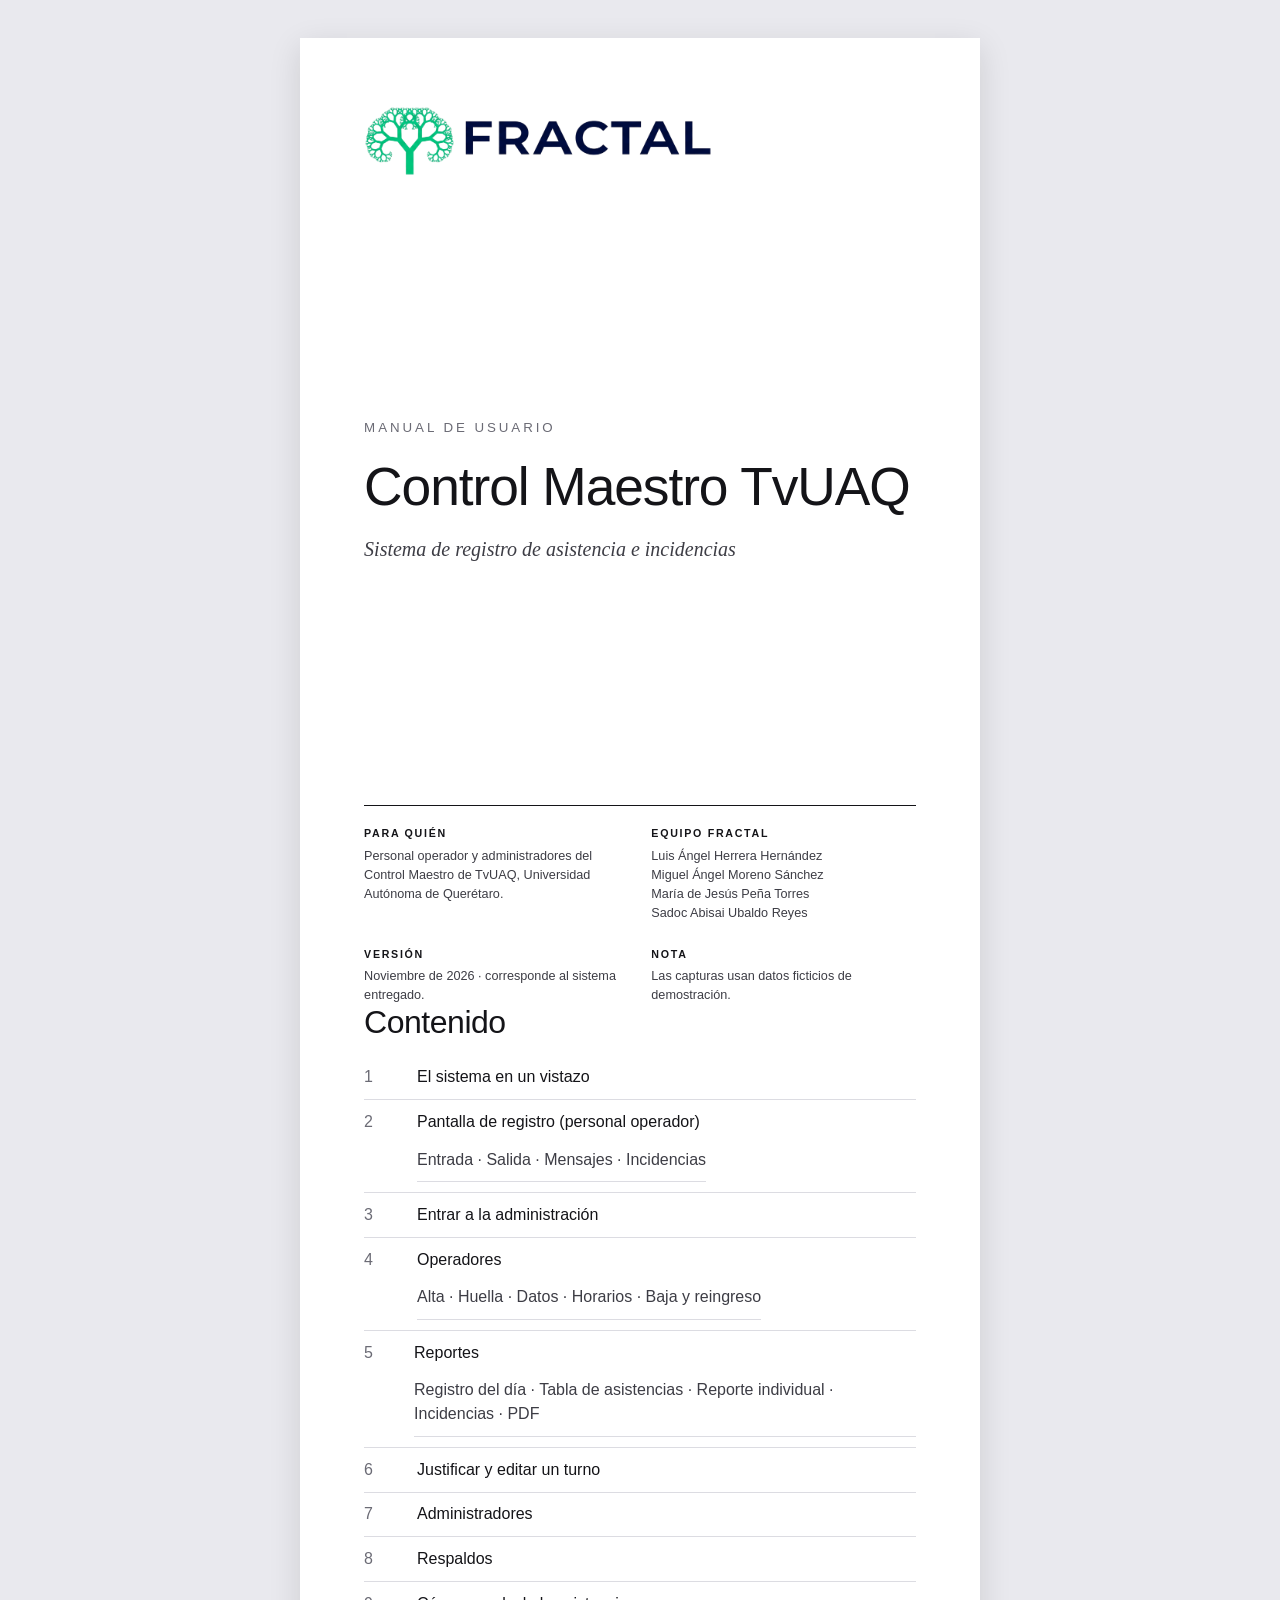
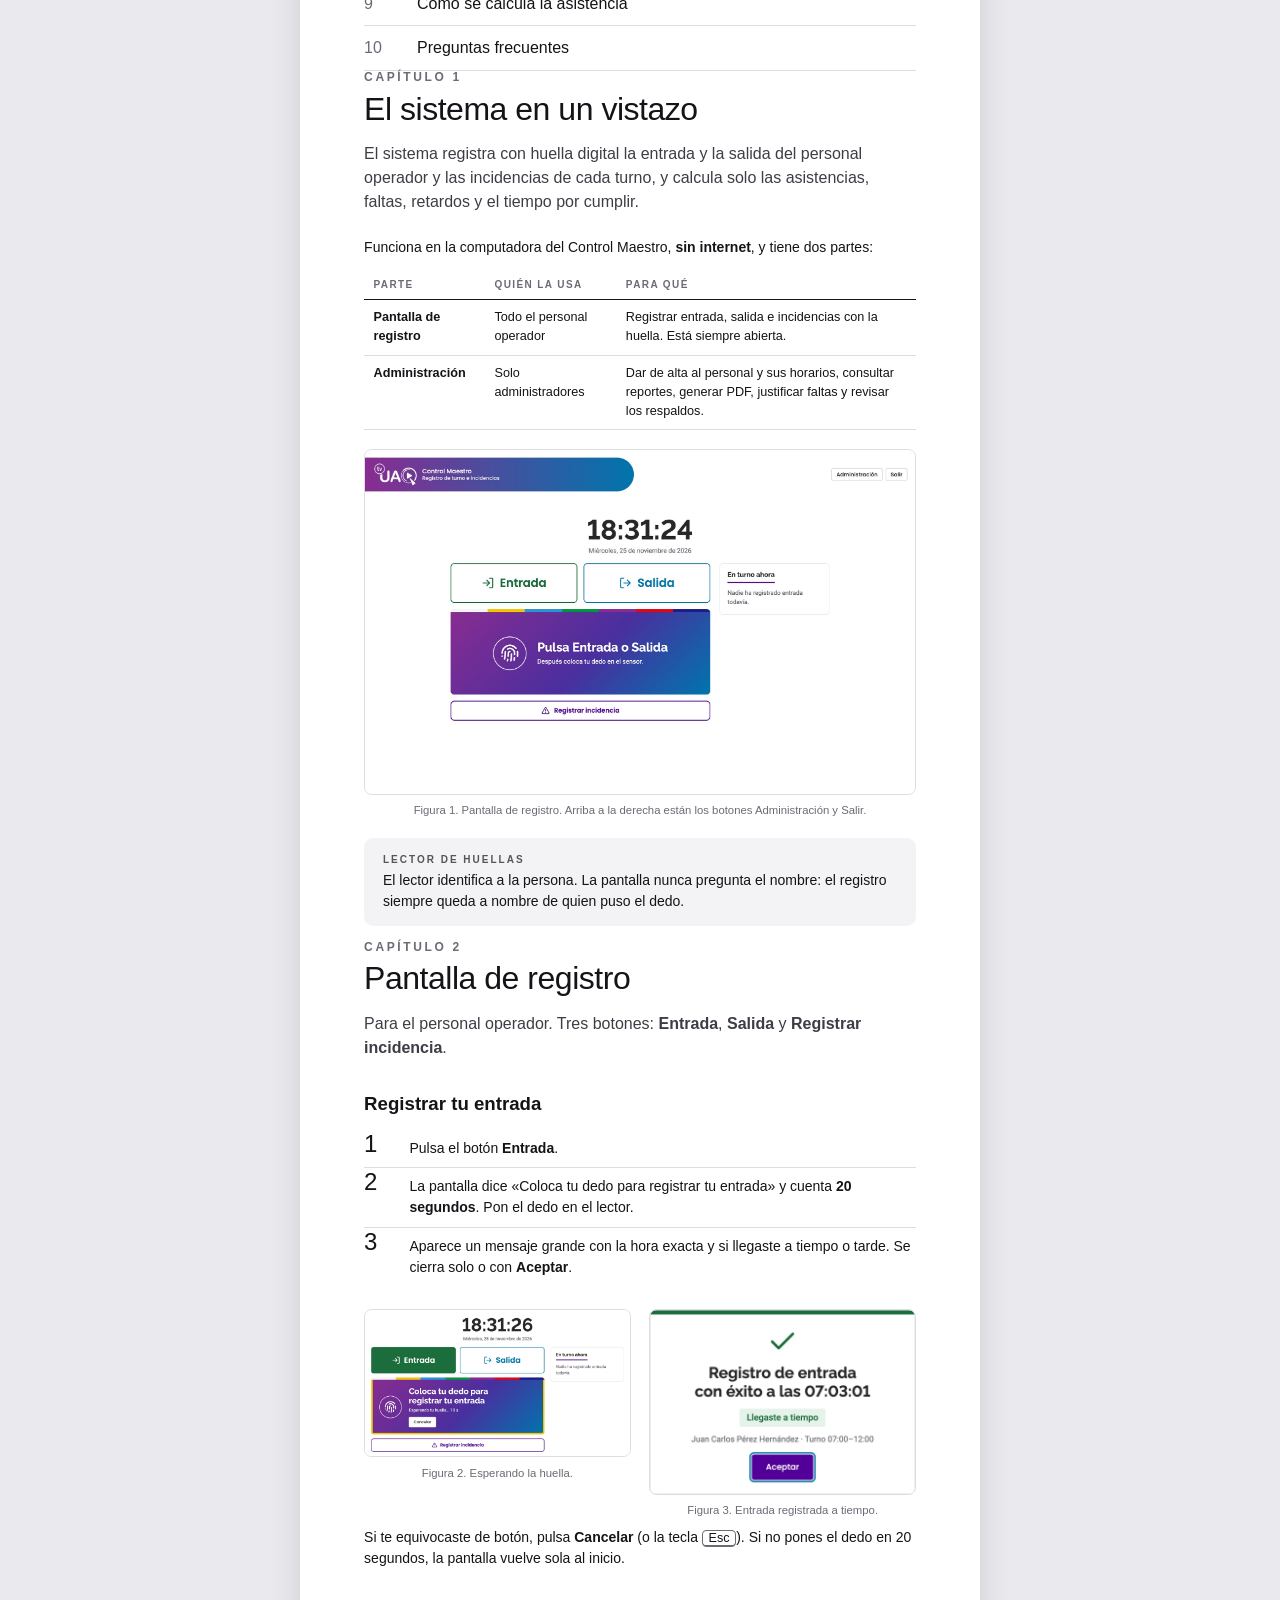
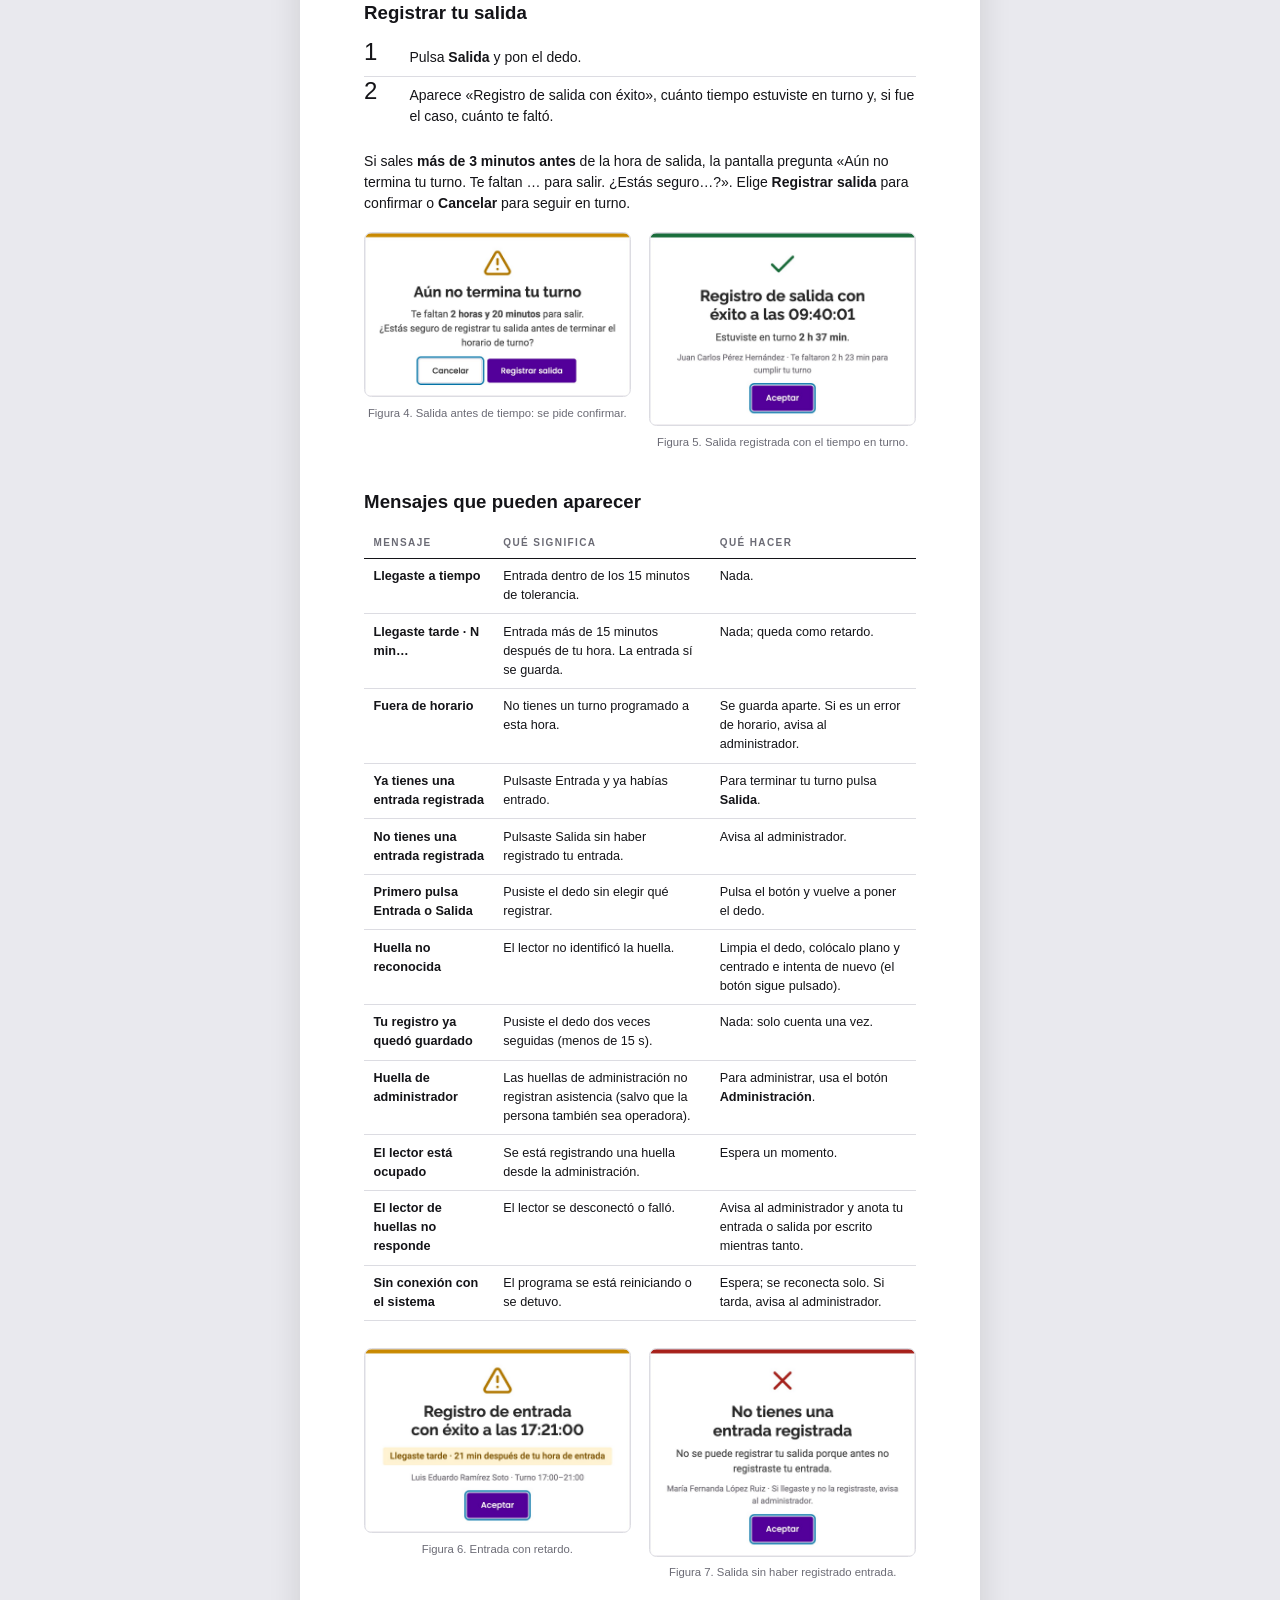
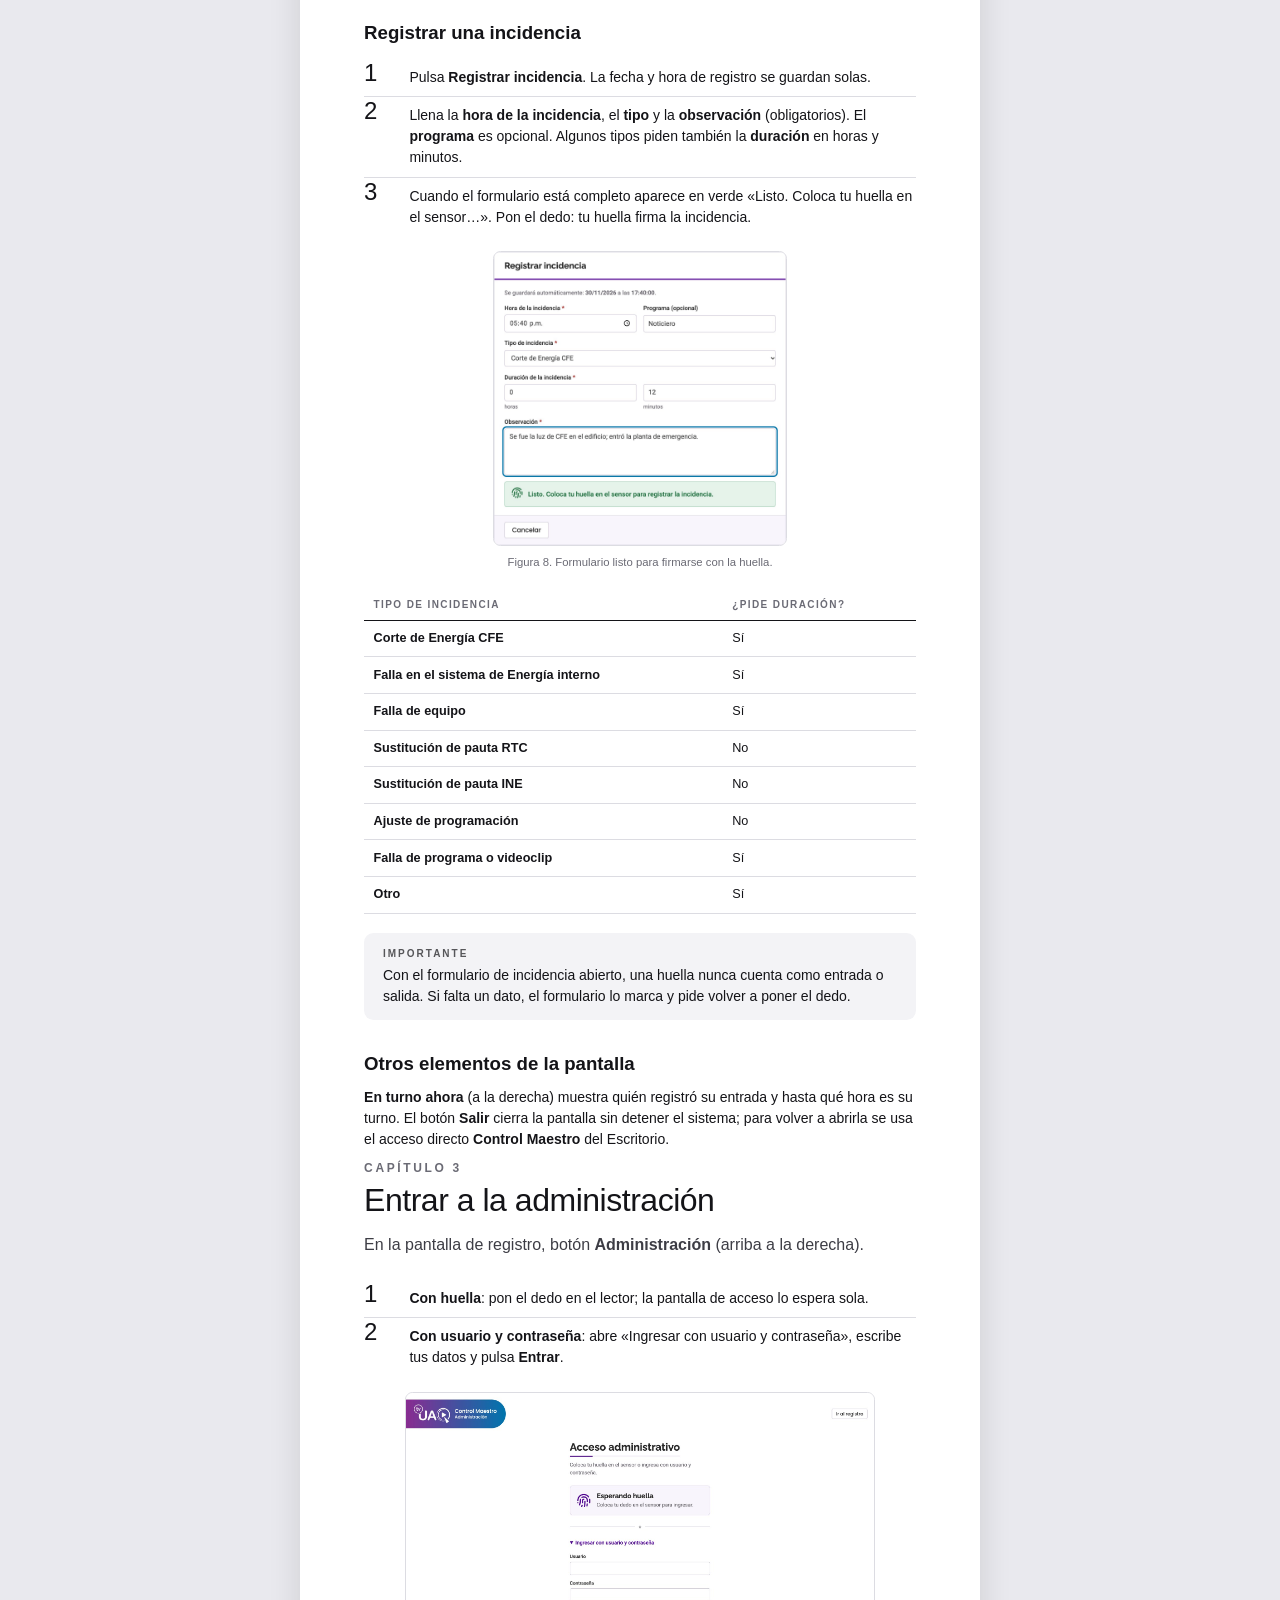
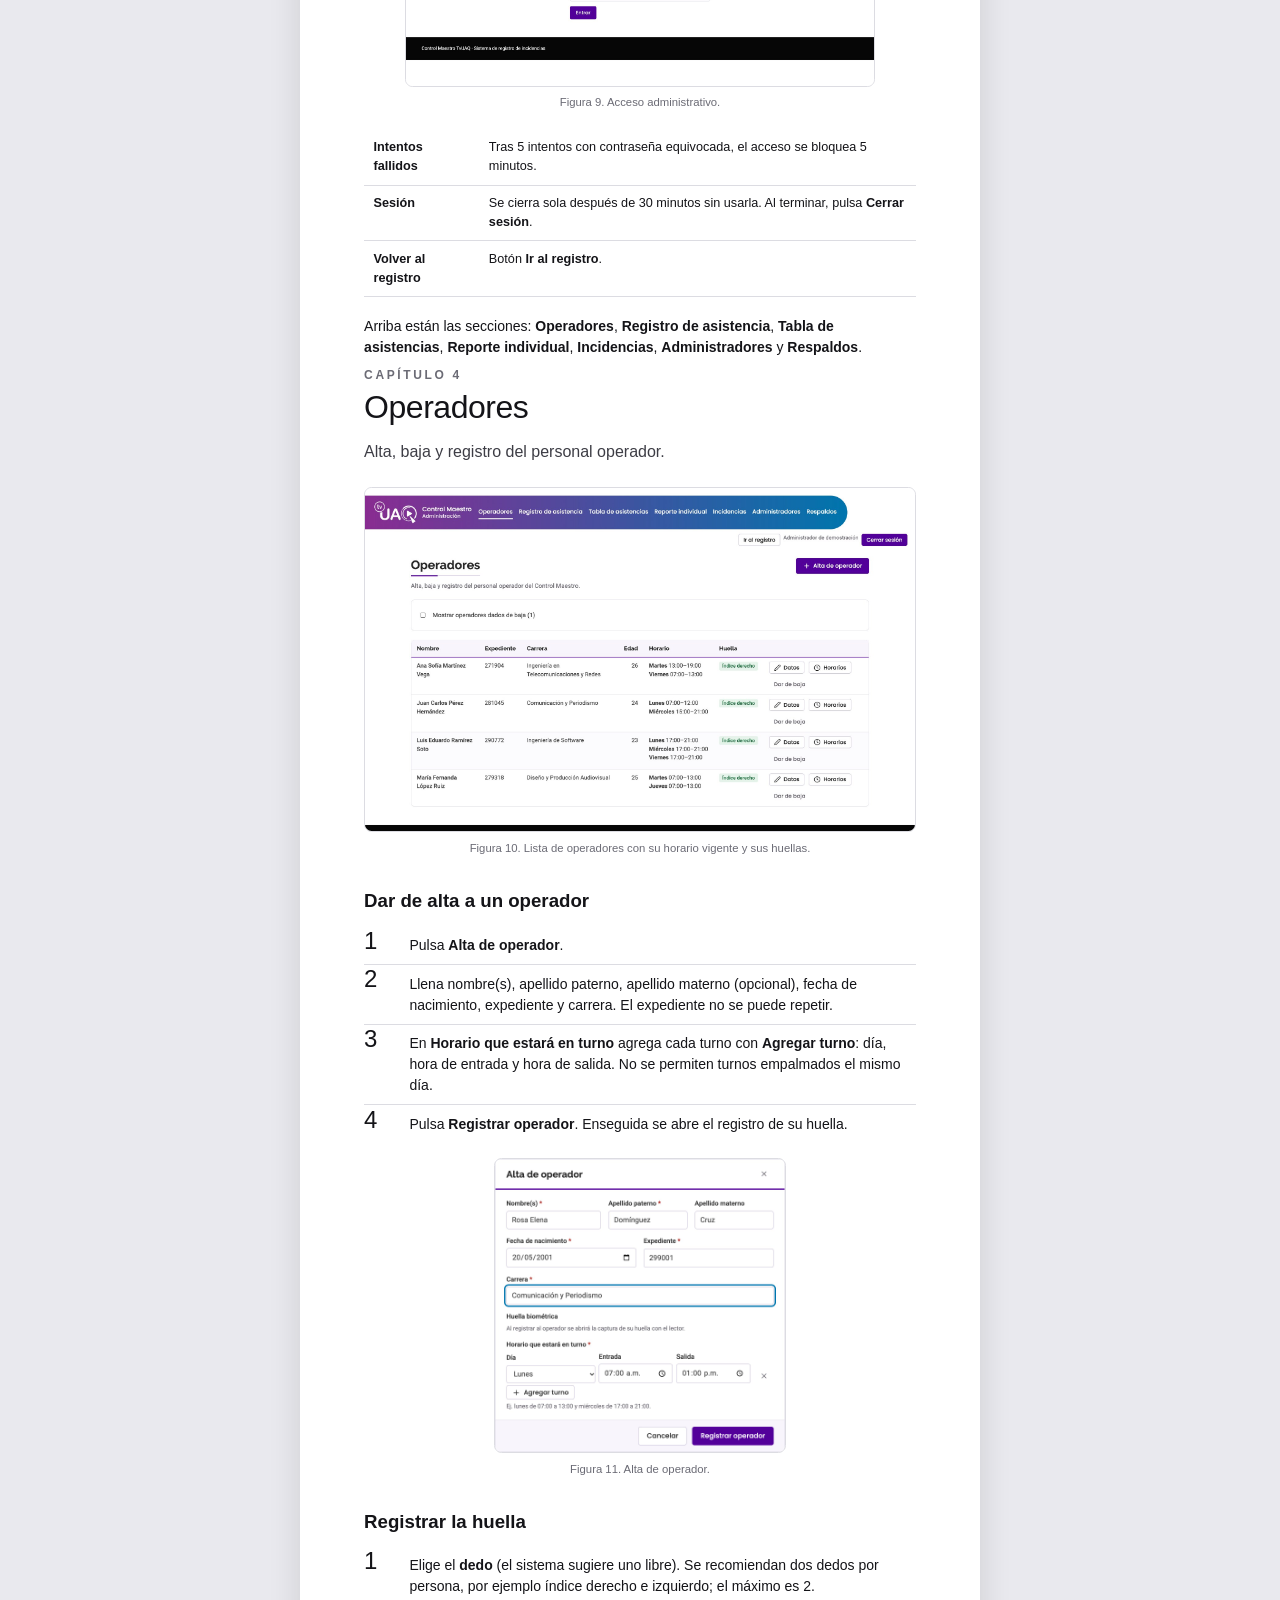
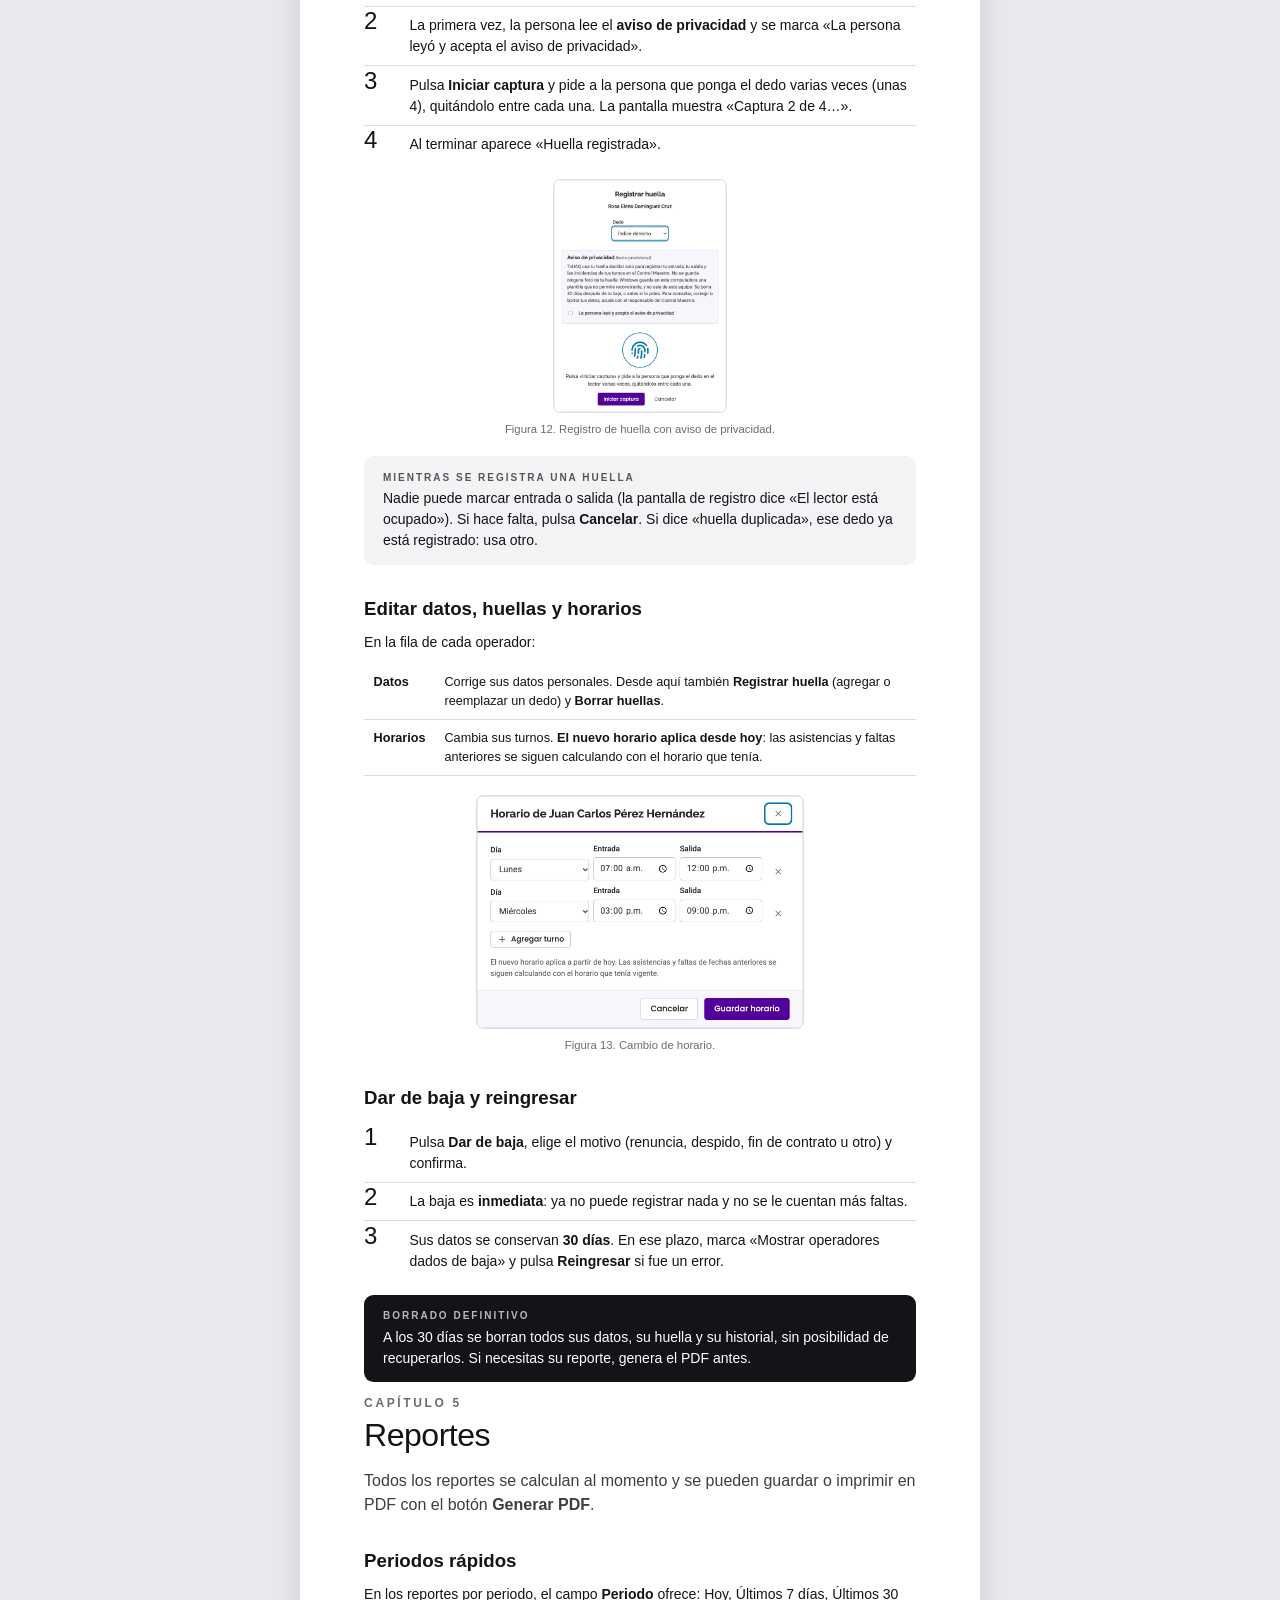
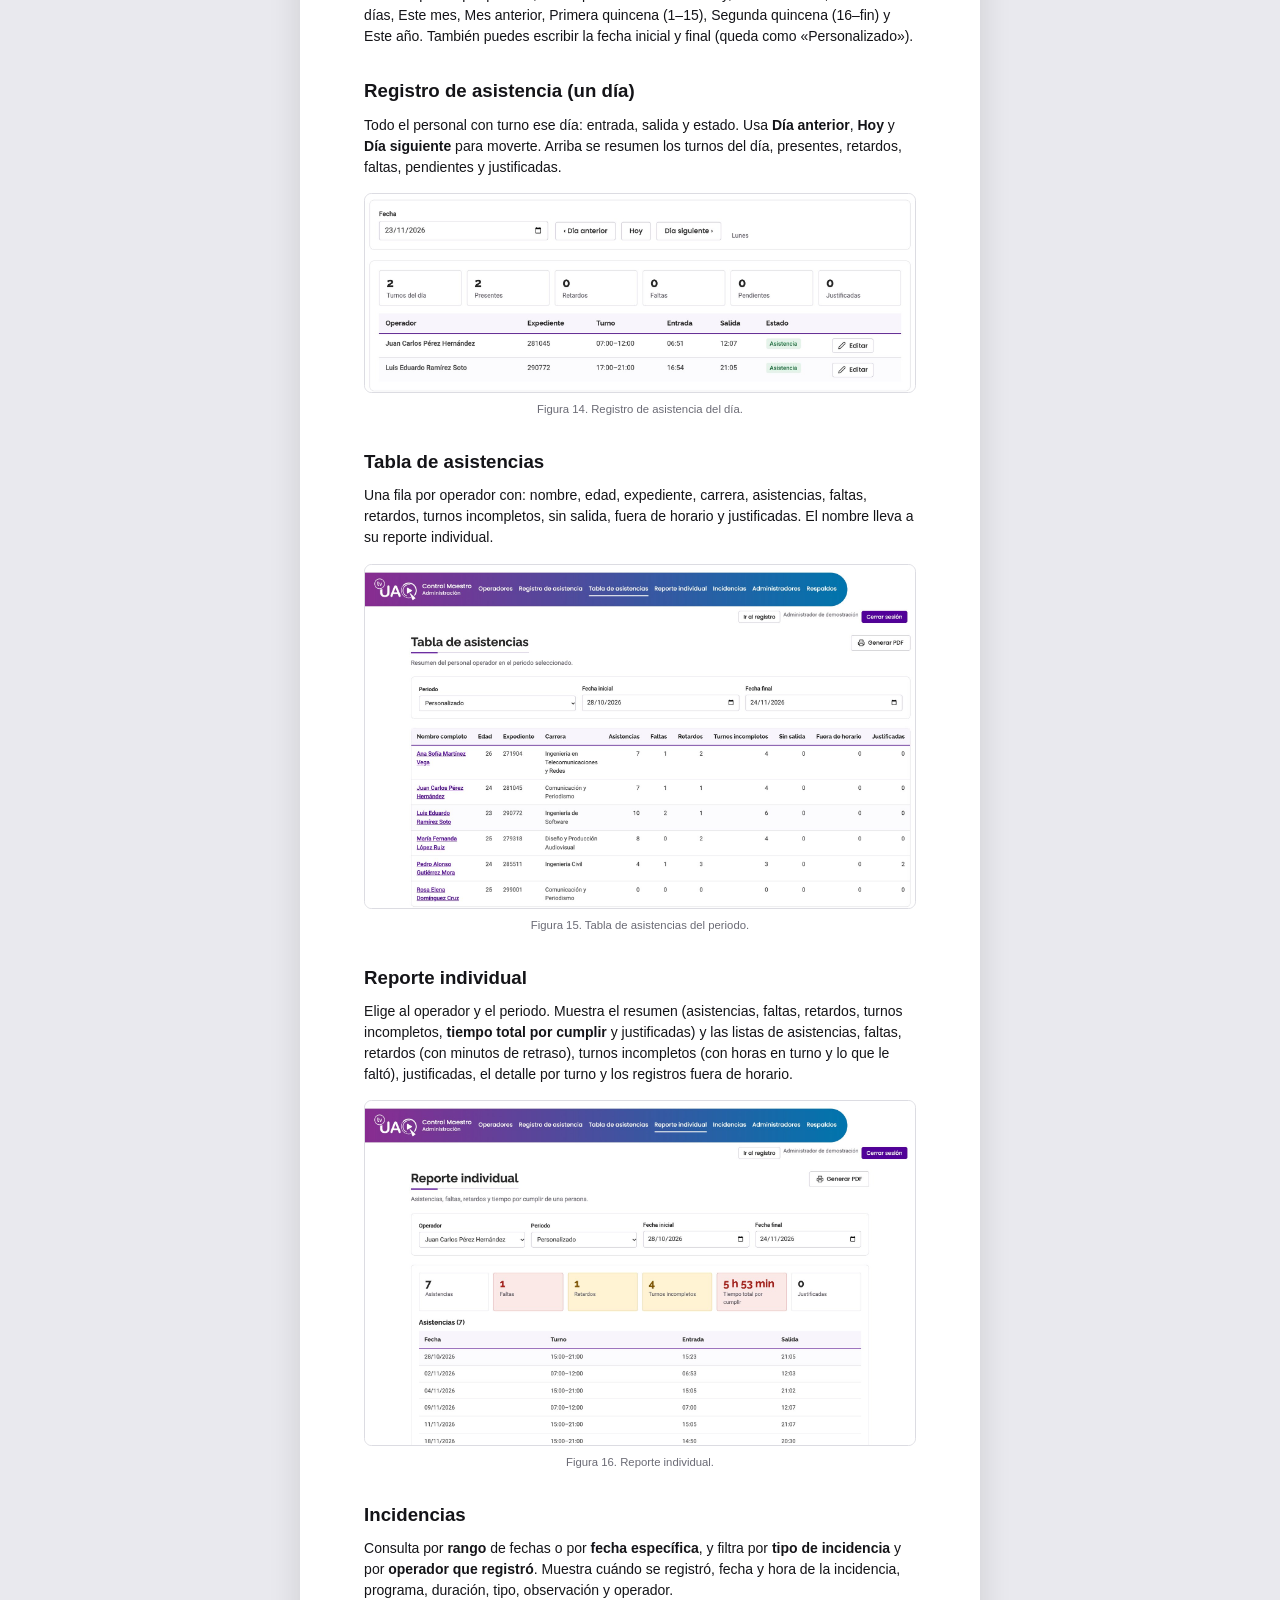
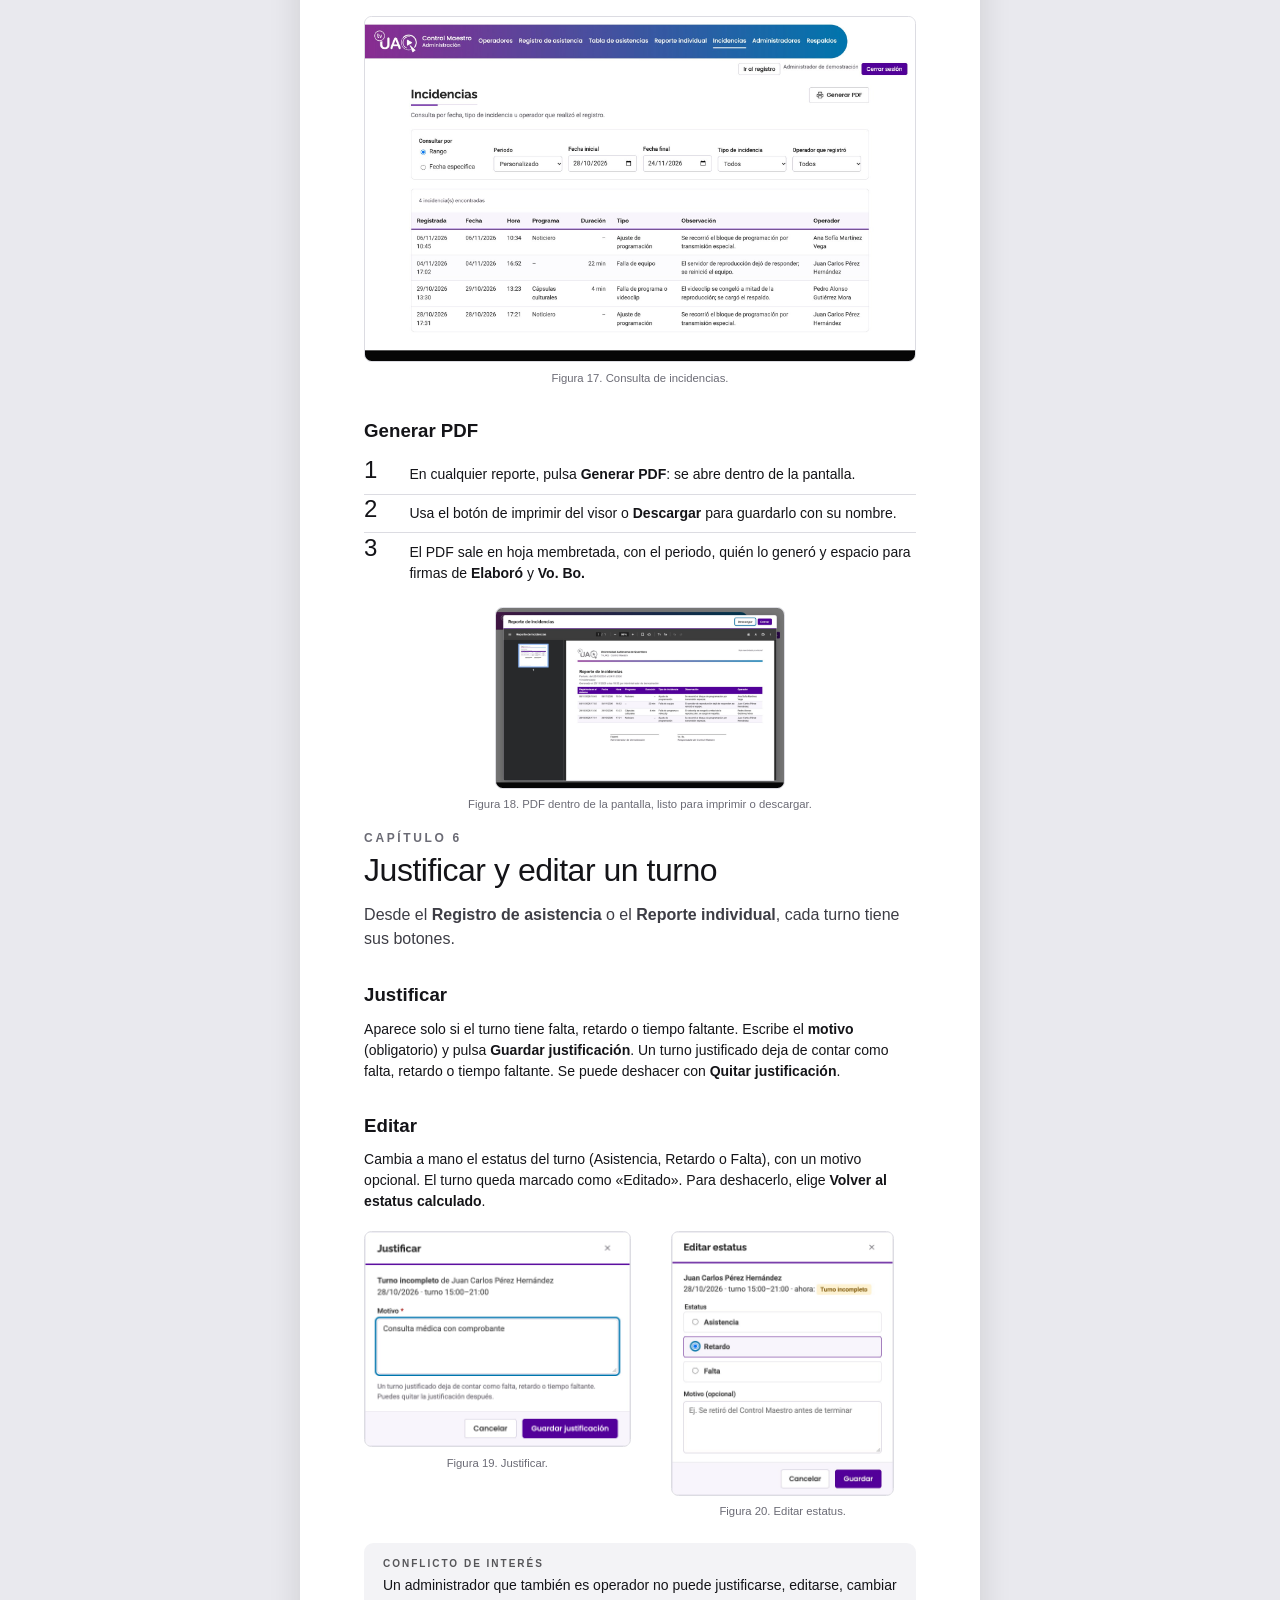
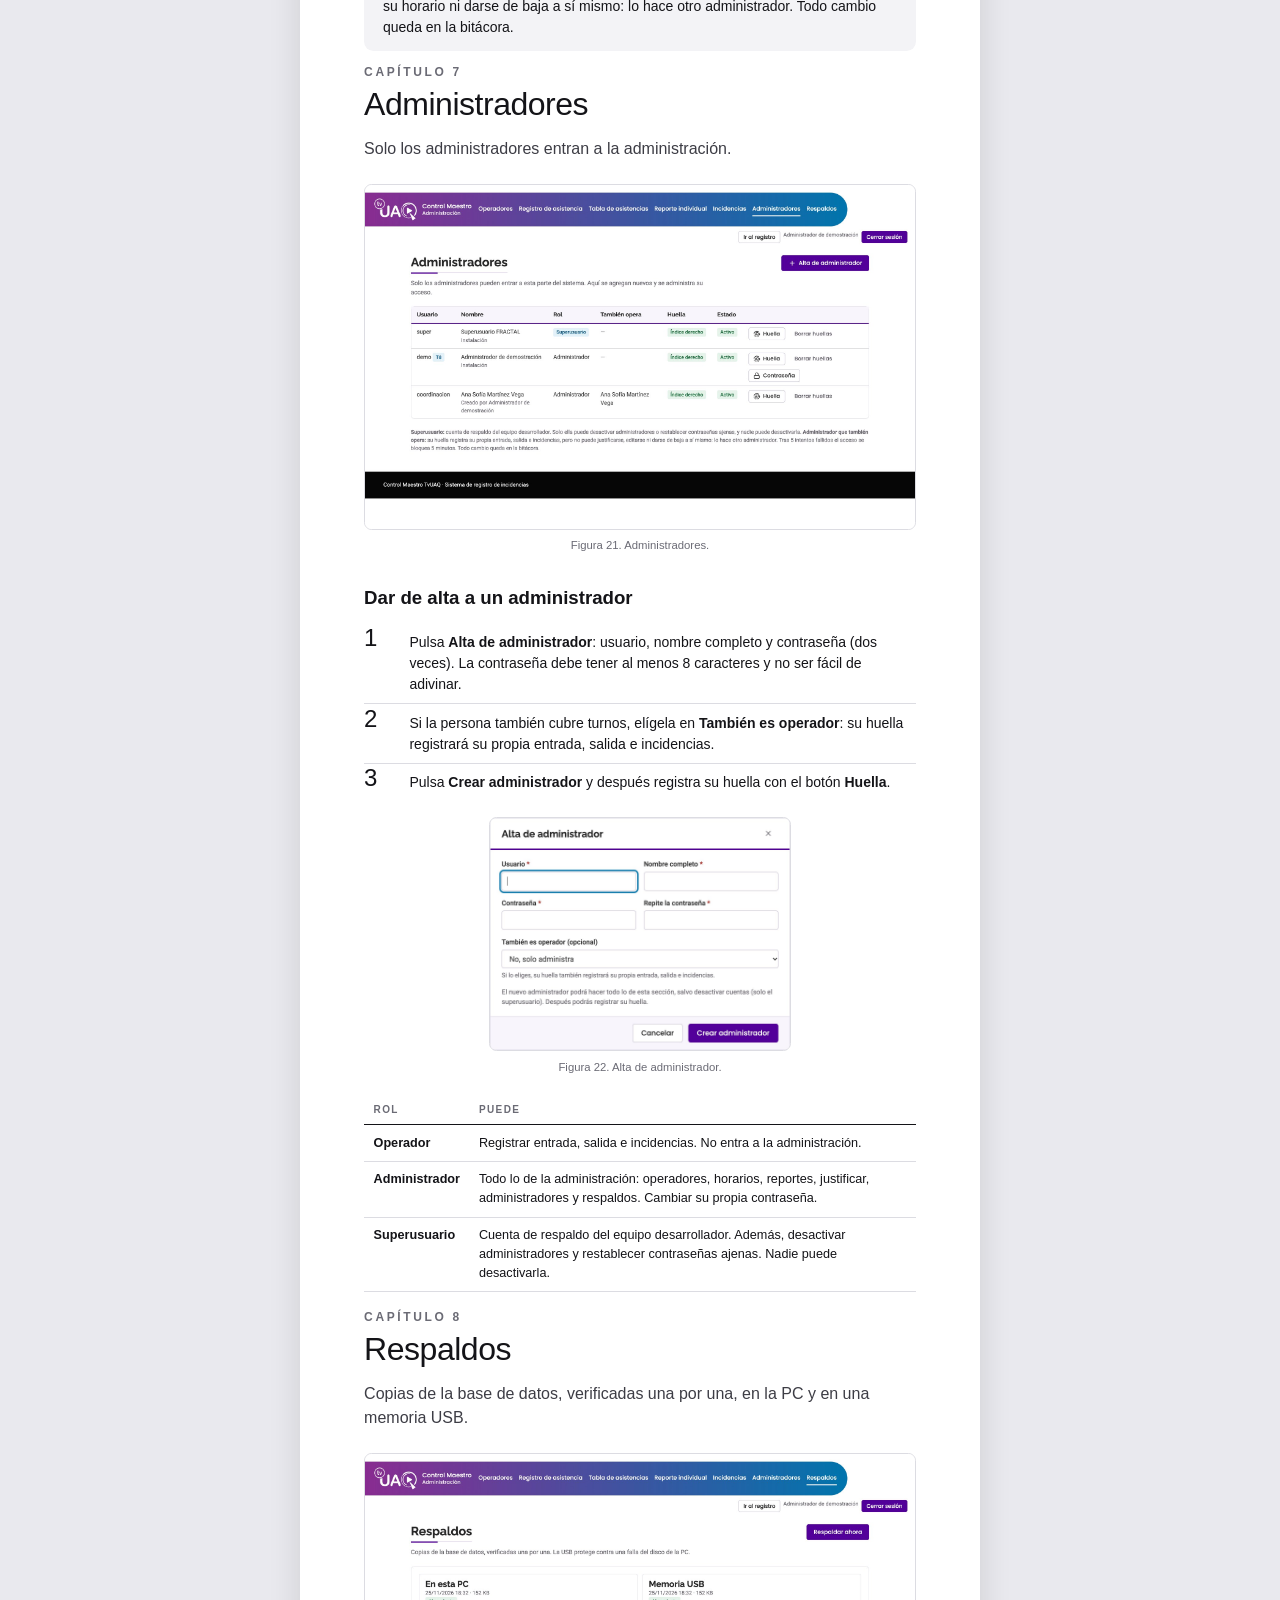
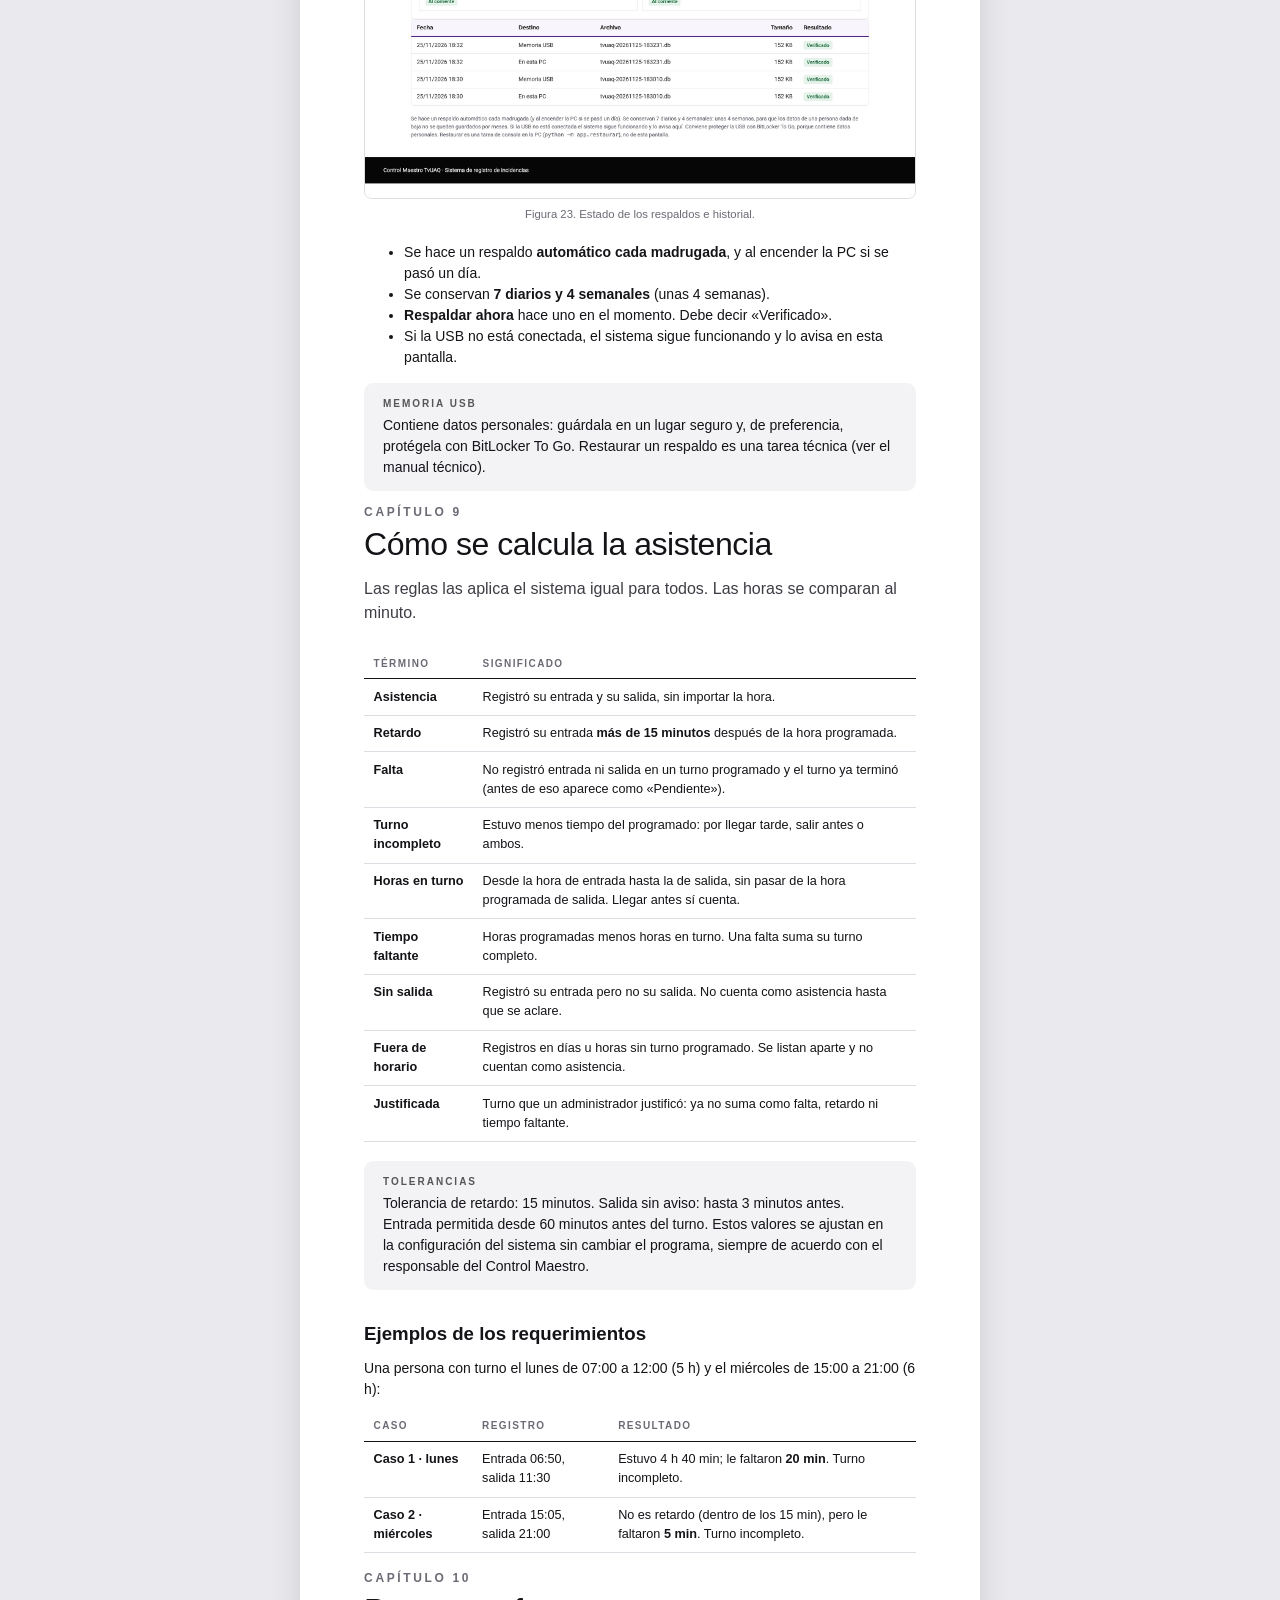
<file: docs/manuales/manual-de-usuario.html>
<!doctype html>
<html lang="es">
<head>
<meta charset="utf-8">
<meta name="viewport" content="width=device-width, initial-scale=1">
<title>Manual de usuario · Control Maestro TvUAQ</title>
<link rel="stylesheet" href="manual.css">
</head>
<body>
<main>

<!-- ================= PORTADA ================= -->
<section class="portada">
  <img src="img/fractal-logo.png" alt="FRACTAL">
  <div>
    <p class="tipo">Manual de usuario</p>
    <h1>Control Maestro TvUAQ</h1>
    <p class="sub">Sistema de registro de asistencia e incidencias</p>
  </div>
  <div class="pie">
    <div><b>Para quién</b>Personal operador y administradores del Control Maestro de TvUAQ, Universidad Autónoma de Querétaro.</div>
    <div><b>Equipo FRACTAL</b>
      <ul><li>Luis Ángel Herrera Hernández</li><li>Miguel Ángel Moreno Sánchez</li><li>María de Jesús Peña Torres</li><li>Sadoc Abisai Ubaldo Reyes</li></ul>
    </div>
    <div><b>Versión</b>Noviembre de 2026 · corresponde al sistema entregado.</div>
    <div><b>Nota</b>Las capturas usan datos ficticios de demostración.</div>
  </div>
</section>

<!-- ================= ÍNDICE ================= -->
<section class="indice">
  <h2>Contenido</h2>
  <ol>
    <li><span>1</span><div>El sistema en un vistazo</div></li>
    <li><span>2</span><div>Pantalla de registro (personal operador)<ul><li>Entrada · Salida · Mensajes · Incidencias</li></ul></div></li>
    <li><span>3</span><div>Entrar a la administración</div></li>
    <li><span>4</span><div>Operadores<ul><li>Alta · Huella · Datos · Horarios · Baja y reingreso</li></ul></div></li>
    <li><span>5</span><div>Reportes<ul><li>Registro del día · Tabla de asistencias · Reporte individual · Incidencias · PDF</li></ul></div></li>
    <li><span>6</span><div>Justificar y editar un turno</div></li>
    <li><span>7</span><div>Administradores</div></li>
    <li><span>8</span><div>Respaldos</div></li>
    <li><span>9</span><div>Cómo se calcula la asistencia</div></li>
    <li><span>10</span><div>Preguntas frecuentes</div></li>
  </ol>
</section>

<!-- ================= 1 ================= -->
<section class="cap">
  <h2><span class="num">CAPÍTULO 1</span>El sistema en un vistazo</h2>
  <p class="lede">El sistema registra con huella digital la entrada y la salida del personal operador y las incidencias de cada turno, y calcula solo las asistencias, faltas, retardos y el tiempo por cumplir.</p>
  <p>Funciona en la computadora del Control Maestro, <b>sin internet</b>, y tiene dos partes:</p>
  <table>
    <thead><tr><th>Parte</th><th>Quién la usa</th><th>Para qué</th></tr></thead>
    <tbody>
      <tr><td>Pantalla de registro</td><td>Todo el personal operador</td><td>Registrar entrada, salida e incidencias con la huella. Está siempre abierta.</td></tr>
      <tr><td>Administración</td><td>Solo administradores</td><td>Dar de alta al personal y sus horarios, consultar reportes, generar PDF, justificar faltas y revisar los respaldos.</td></tr>
    </tbody>
  </table>
  <figure>
    <img src="img/op-01-pantalla-completa.jpg" alt="Pantalla de registro">
    <figcaption>Figura 1. Pantalla de registro. Arriba a la derecha están los botones Administración y Salir.</figcaption>
  </figure>
  <div class="nota"><b class="t">Lector de huellas</b><p>El lector identifica a la persona. La pantalla nunca pregunta el nombre: el registro siempre queda a nombre de quien puso el dedo.</p></div>
</section>

<!-- ================= 2 ================= -->
<section class="cap">
  <h2><span class="num">CAPÍTULO 2</span>Pantalla de registro</h2>
  <p class="lede">Para el personal operador. Tres botones: <b>Entrada</b>, <b>Salida</b> y <b>Registrar incidencia</b>.</p>

  <h3>Registrar tu entrada</h3>
  <ol class="pasos">
    <li>Pulsa el botón <b>Entrada</b>.</li>
    <li>La pantalla dice «Coloca tu dedo para registrar tu entrada» y cuenta <b>20 segundos</b>. Pon el dedo en el lector.</li>
    <li>Aparece un mensaje grande con la hora exacta y si llegaste a tiempo o tarde. Se cierra solo o con <b>Aceptar</b>.</li>
  </ol>
  <div class="par">
    <figure><img src="img/op-02-espera-huella.jpg" alt="Esperando la huella"><figcaption>Figura 2. Esperando la huella.</figcaption></figure>
    <figure><img src="img/op-03-entrada-a-tiempo.jpg" alt="Entrada a tiempo"><figcaption>Figura 3. Entrada registrada a tiempo.</figcaption></figure>
  </div>
  <p>Si te equivocaste de botón, pulsa <b>Cancelar</b> (o la tecla <kbd>Esc</kbd>). Si no pones el dedo en 20 segundos, la pantalla vuelve sola al inicio.</p>

  <h3>Registrar tu salida</h3>
  <ol class="pasos">
    <li>Pulsa <b>Salida</b> y pon el dedo.</li>
    <li>Aparece «Registro de salida con éxito», cuánto tiempo estuviste en turno y, si fue el caso, cuánto te faltó.</li>
  </ol>
  <p>Si sales <b>más de 3 minutos antes</b> de la hora de salida, la pantalla pregunta «Aún no termina tu turno. Te faltan … para salir. ¿Estás seguro…?». Elige <b>Registrar salida</b> para confirmar o <b>Cancelar</b> para seguir en turno.</p>
  <div class="par">
    <figure><img src="img/op-05-confirmar-salida.jpg" alt="Confirmar salida anticipada"><figcaption>Figura 4. Salida antes de tiempo: se pide confirmar.</figcaption></figure>
    <figure><img src="img/op-06-salida-registrada.jpg" alt="Salida registrada"><figcaption>Figura 5. Salida registrada con el tiempo en turno.</figcaption></figure>
  </div>

  <h3>Mensajes que pueden aparecer</h3>
  <table>
    <thead><tr><th>Mensaje</th><th>Qué significa</th><th>Qué hacer</th></tr></thead>
    <tbody>
      <tr><td>Llegaste a tiempo</td><td>Entrada dentro de los 15 minutos de tolerancia.</td><td>Nada.</td></tr>
      <tr><td>Llegaste tarde · N min…</td><td>Entrada más de 15 minutos después de tu hora. La entrada sí se guarda.</td><td>Nada; queda como retardo.</td></tr>
      <tr><td>Fuera de horario</td><td>No tienes un turno programado a esta hora.</td><td>Se guarda aparte. Si es un error de horario, avisa al administrador.</td></tr>
      <tr><td>Ya tienes una entrada registrada</td><td>Pulsaste Entrada y ya habías entrado.</td><td>Para terminar tu turno pulsa <b>Salida</b>.</td></tr>
      <tr><td>No tienes una entrada registrada</td><td>Pulsaste Salida sin haber registrado tu entrada.</td><td>Avisa al administrador.</td></tr>
      <tr><td>Primero pulsa Entrada o Salida</td><td>Pusiste el dedo sin elegir qué registrar.</td><td>Pulsa el botón y vuelve a poner el dedo.</td></tr>
      <tr><td>Huella no reconocida</td><td>El lector no identificó la huella.</td><td>Limpia el dedo, colócalo plano y centrado e intenta de nuevo (el botón sigue pulsado).</td></tr>
      <tr><td>Tu registro ya quedó guardado</td><td>Pusiste el dedo dos veces seguidas (menos de 15 s).</td><td>Nada: solo cuenta una vez.</td></tr>
      <tr><td>Huella de administrador</td><td>Las huellas de administración no registran asistencia (salvo que la persona también sea operadora).</td><td>Para administrar, usa el botón <b>Administración</b>.</td></tr>
      <tr><td>El lector está ocupado</td><td>Se está registrando una huella desde la administración.</td><td>Espera un momento.</td></tr>
      <tr><td>El lector de huellas no responde</td><td>El lector se desconectó o falló.</td><td>Avisa al administrador y anota tu entrada o salida por escrito mientras tanto.</td></tr>
      <tr><td>Sin conexión con el sistema</td><td>El programa se está reiniciando o se detuvo.</td><td>Espera; se reconecta solo. Si tarda, avisa al administrador.</td></tr>
    </tbody>
  </table>
  <div class="par">
    <figure><img src="img/op-04-entrada-retardo.jpg" alt="Entrada con retardo"><figcaption>Figura 6. Entrada con retardo.</figcaption></figure>
    <figure><img src="img/op-07-salida-sin-entrada.jpg" alt="Salida sin entrada"><figcaption>Figura 7. Salida sin haber registrado entrada.</figcaption></figure>
  </div>

  <h3>Registrar una incidencia</h3>
  <ol class="pasos">
    <li>Pulsa <b>Registrar incidencia</b>. La fecha y hora de registro se guardan solas.</li>
    <li>Llena la <b>hora de la incidencia</b>, el <b>tipo</b> y la <b>observación</b> (obligatorios). El <b>programa</b> es opcional. Algunos tipos piden también la <b>duración</b> en horas y minutos.</li>
    <li>Cuando el formulario está completo aparece en verde «Listo. Coloca tu huella en el sensor…». Pon el dedo: tu huella firma la incidencia.</li>
  </ol>
  <figure class="chica"><img src="img/op-09-incidencia-formulario.jpg" alt="Formulario de incidencia"><figcaption>Figura 8. Formulario listo para firmarse con la huella.</figcaption></figure>
  <table>
    <thead><tr><th>Tipo de incidencia</th><th>¿Pide duración?</th></tr></thead>
    <tbody>
      <tr><td>Corte de Energía CFE</td><td>Sí</td></tr>
      <tr><td>Falla en el sistema de Energía interno</td><td>Sí</td></tr>
      <tr><td>Falla de equipo</td><td>Sí</td></tr>
      <tr><td>Sustitución de pauta RTC</td><td>No</td></tr>
      <tr><td>Sustitución de pauta INE</td><td>No</td></tr>
      <tr><td>Ajuste de programación</td><td>No</td></tr>
      <tr><td>Falla de programa o videoclip</td><td>Sí</td></tr>
      <tr><td>Otro</td><td>Sí</td></tr>
    </tbody>
  </table>
  <div class="nota"><b class="t">Importante</b><p>Con el formulario de incidencia abierto, una huella nunca cuenta como entrada o salida. Si falta un dato, el formulario lo marca y pide volver a poner el dedo.</p></div>

  <h3>Otros elementos de la pantalla</h3>
  <p><b>En turno ahora</b> (a la derecha) muestra quién registró su entrada y hasta qué hora es su turno. El botón <b>Salir</b> cierra la pantalla sin detener el sistema; para volver a abrirla se usa el acceso directo <b>Control Maestro</b> del Escritorio.</p>
</section>

<!-- ================= 3 ================= -->
<section class="cap">
  <h2><span class="num">CAPÍTULO 3</span>Entrar a la administración</h2>
  <p class="lede">En la pantalla de registro, botón <b>Administración</b> (arriba a la derecha).</p>
  <ol class="pasos">
    <li><b>Con huella</b>: pon el dedo en el lector; la pantalla de acceso lo espera sola.</li>
    <li><b>Con usuario y contraseña</b>: abre «Ingresar con usuario y contraseña», escribe tus datos y pulsa <b>Entrar</b>.</li>
  </ol>
  <figure class="chica"><img src="img/ad-01-acceso.jpg" alt="Acceso administrativo"><figcaption>Figura 9. Acceso administrativo.</figcaption></figure>
  <table class="libre">
    <tbody>
      <tr><td><b>Intentos fallidos</b></td><td>Tras 5 intentos con contraseña equivocada, el acceso se bloquea 5 minutos.</td></tr>
      <tr><td><b>Sesión</b></td><td>Se cierra sola después de 30 minutos sin usarla. Al terminar, pulsa <b>Cerrar sesión</b>.</td></tr>
      <tr><td><b>Volver al registro</b></td><td>Botón <b>Ir al registro</b>.</td></tr>
    </tbody>
  </table>
  <p>Arriba están las secciones: <b>Operadores</b>, <b>Registro de asistencia</b>, <b>Tabla de asistencias</b>, <b>Reporte individual</b>, <b>Incidencias</b>, <b>Administradores</b> y <b>Respaldos</b>.</p>
</section>

<!-- ================= 4 ================= -->
<section class="cap">
  <h2><span class="num">CAPÍTULO 4</span>Operadores</h2>
  <p class="lede">Alta, baja y registro del personal operador.</p>
  <figure><img src="img/ad-02-operadores.jpg" alt="Lista de operadores"><figcaption>Figura 10. Lista de operadores con su horario vigente y sus huellas.</figcaption></figure>

  <h3>Dar de alta a un operador</h3>
  <ol class="pasos">
    <li>Pulsa <b>Alta de operador</b>.</li>
    <li>Llena nombre(s), apellido paterno, apellido materno (opcional), fecha de nacimiento, expediente y carrera. El expediente no se puede repetir.</li>
    <li>En <b>Horario que estará en turno</b> agrega cada turno con <b>Agregar turno</b>: día, hora de entrada y hora de salida. No se permiten turnos empalmados el mismo día.</li>
    <li>Pulsa <b>Registrar operador</b>. Enseguida se abre el registro de su huella.</li>
  </ol>
  <figure class="chica"><img src="img/ad-03-alta-operador.jpg" alt="Alta de operador"><figcaption>Figura 11. Alta de operador.</figcaption></figure>

  <h3>Registrar la huella</h3>
  <ol class="pasos">
    <li>Elige el <b>dedo</b> (el sistema sugiere uno libre). Se recomiendan dos dedos por persona, por ejemplo índice derecho e izquierdo; el máximo es 2.</li>
    <li>La primera vez, la persona lee el <b>aviso de privacidad</b> y se marca «La persona leyó y acepta el aviso de privacidad».</li>
    <li>Pulsa <b>Iniciar captura</b> y pide a la persona que ponga el dedo varias veces (unas 4), quitándolo entre cada una. La pantalla muestra «Captura 2 de 4…».</li>
    <li>Al terminar aparece «Huella registrada».</li>
  </ol>
  <figure class="mini"><img src="img/ad-04-registrar-huella.jpg" alt="Registrar huella"><figcaption>Figura 12. Registro de huella con aviso de privacidad.</figcaption></figure>
  <div class="nota"><b class="t">Mientras se registra una huella</b><p>Nadie puede marcar entrada o salida (la pantalla de registro dice «El lector está ocupado»). Si hace falta, pulsa <b>Cancelar</b>. Si dice «huella duplicada», ese dedo ya está registrado: usa otro.</p></div>

  <h3>Editar datos, huellas y horarios</h3>
  <p>En la fila de cada operador:</p>
  <table class="libre">
    <tbody>
      <tr><td><b>Datos</b></td><td>Corrige sus datos personales. Desde aquí también <b>Registrar huella</b> (agregar o reemplazar un dedo) y <b>Borrar huellas</b>.</td></tr>
      <tr><td><b>Horarios</b></td><td>Cambia sus turnos. <b>El nuevo horario aplica desde hoy</b>: las asistencias y faltas anteriores se siguen calculando con el horario que tenía.</td></tr>
    </tbody>
  </table>
  <figure class="mini"><img src="img/ad-06-horarios.jpg" alt="Horarios"><figcaption>Figura 13. Cambio de horario.</figcaption></figure>

  <h3>Dar de baja y reingresar</h3>
  <ol class="pasos">
    <li>Pulsa <b>Dar de baja</b>, elige el motivo (renuncia, despido, fin de contrato u otro) y confirma.</li>
    <li>La baja es <b>inmediata</b>: ya no puede registrar nada y no se le cuentan más faltas.</li>
    <li>Sus datos se conservan <b>30 días</b>. En ese plazo, marca «Mostrar operadores dados de baja» y pulsa <b>Reingresar</b> si fue un error.</li>
  </ol>
  <div class="importante"><b class="t">Borrado definitivo</b><p>A los 30 días se borran todos sus datos, su huella y su historial, sin posibilidad de recuperarlos. Si necesitas su reporte, genera el PDF antes.</p></div>
</section>

<!-- ================= 5 ================= -->
<section class="cap">
  <h2><span class="num">CAPÍTULO 5</span>Reportes</h2>
  <p class="lede">Todos los reportes se calculan al momento y se pueden guardar o imprimir en PDF con el botón <b>Generar PDF</b>.</p>

  <h3>Periodos rápidos</h3>
  <p>En los reportes por periodo, el campo <b>Periodo</b> ofrece: Hoy, Últimos 7 días, Últimos 30 días, Este mes, Mes anterior, Primera quincena (1–15), Segunda quincena (16–fin) y Este año. También puedes escribir la fecha inicial y final (queda como «Personalizado»).</p>

  <h3>Registro de asistencia (un día)</h3>
  <p>Todo el personal con turno ese día: entrada, salida y estado. Usa <b>Día anterior</b>, <b>Hoy</b> y <b>Día siguiente</b> para moverte. Arriba se resumen los turnos del día, presentes, retardos, faltas, pendientes y justificadas.</p>
  <figure class="chica"><img src="img/ad-08-registro-del-dia-recorte.jpg" alt="Registro del día"><figcaption>Figura 14. Registro de asistencia del día.</figcaption></figure>

  <h3>Tabla de asistencias</h3>
  <p>Una fila por operador con: nombre, edad, expediente, carrera, asistencias, faltas, retardos, turnos incompletos, sin salida, fuera de horario y justificadas. El nombre lleva a su reporte individual.</p>
  <figure><img src="img/ad-09-tabla-asistencias.jpg" alt="Tabla de asistencias"><figcaption>Figura 15. Tabla de asistencias del periodo.</figcaption></figure>

  <h3>Reporte individual</h3>
  <p>Elige al operador y el periodo. Muestra el resumen (asistencias, faltas, retardos, turnos incompletos, <b>tiempo total por cumplir</b> y justificadas) y las listas de asistencias, faltas, retardos (con minutos de retraso), turnos incompletos (con horas en turno y lo que le faltó), justificadas, el detalle por turno y los registros fuera de horario.</p>
  <figure><img src="img/ad-10-reporte-individual.jpg" alt="Reporte individual"><figcaption>Figura 16. Reporte individual.</figcaption></figure>

  <h3>Incidencias</h3>
  <p>Consulta por <b>rango</b> de fechas o por <b>fecha específica</b>, y filtra por <b>tipo de incidencia</b> y por <b>operador que registró</b>. Muestra cuándo se registró, fecha y hora de la incidencia, programa, duración, tipo, observación y operador.</p>
  <figure><img src="img/ad-13-incidencias.jpg" alt="Incidencias"><figcaption>Figura 17. Consulta de incidencias.</figcaption></figure>

  <h3>Generar PDF</h3>
  <ol class="pasos">
    <li>En cualquier reporte, pulsa <b>Generar PDF</b>: se abre dentro de la pantalla.</li>
    <li>Usa el botón de imprimir del visor o <b>Descargar</b> para guardarlo con su nombre.</li>
    <li>El PDF sale en hoja membretada, con el periodo, quién lo generó y espacio para firmas de <b>Elaboró</b> y <b>Vo. Bo.</b></li>
  </ol>
  <figure class="mini"><img style="max-height:48mm" src="img/ad-14-visor-pdf.jpg" alt="Visor de PDF"><figcaption>Figura 18. PDF dentro de la pantalla, listo para imprimir o descargar.</figcaption></figure>
</section>

<!-- ================= 6 ================= -->
<section class="cap">
  <h2><span class="num">CAPÍTULO 6</span>Justificar y editar un turno</h2>
  <p class="lede">Desde el <b>Registro de asistencia</b> o el <b>Reporte individual</b>, cada turno tiene sus botones.</p>
  <h3>Justificar</h3>
  <p>Aparece solo si el turno tiene falta, retardo o tiempo faltante. Escribe el <b>motivo</b> (obligatorio) y pulsa <b>Guardar justificación</b>. Un turno justificado deja de contar como falta, retardo o tiempo faltante. Se puede deshacer con <b>Quitar justificación</b>.</p>
  <h3>Editar</h3>
  <p>Cambia a mano el estatus del turno (Asistencia, Retardo o Falta), con un motivo opcional. El turno queda marcado como «Editado». Para deshacerlo, elige <b>Volver al estatus calculado</b>.</p>
  <div class="par">
    <figure><img src="img/ad-11-justificar.jpg" alt="Justificar"><figcaption>Figura 19. Justificar.</figcaption></figure>
    <figure><img src="img/ad-12-editar-estatus.jpg" alt="Editar estatus"><figcaption>Figura 20. Editar estatus.</figcaption></figure>
  </div>
  <div class="nota"><b class="t">Conflicto de interés</b><p>Un administrador que también es operador no puede justificarse, editarse, cambiar su horario ni darse de baja a sí mismo: lo hace otro administrador. Todo cambio queda en la bitácora.</p></div>
</section>

<!-- ================= 7 ================= -->
<section class="cap">
  <h2><span class="num">CAPÍTULO 7</span>Administradores</h2>
  <p class="lede">Solo los administradores entran a la administración.</p>
  <figure><img src="img/ad-15-administradores.jpg" alt="Administradores"><figcaption>Figura 21. Administradores.</figcaption></figure>
  <h3>Dar de alta a un administrador</h3>
  <ol class="pasos">
    <li>Pulsa <b>Alta de administrador</b>: usuario, nombre completo y contraseña (dos veces). La contraseña debe tener al menos 8 caracteres y no ser fácil de adivinar.</li>
    <li>Si la persona también cubre turnos, elígela en <b>También es operador</b>: su huella registrará su propia entrada, salida e incidencias.</li>
    <li>Pulsa <b>Crear administrador</b> y después registra su huella con el botón <b>Huella</b>.</li>
  </ol>
  <figure class="mini"><img src="img/ad-16-alta-administrador.jpg" alt="Alta de administrador"><figcaption>Figura 22. Alta de administrador.</figcaption></figure>
  <table>
    <thead><tr><th>Rol</th><th>Puede</th></tr></thead>
    <tbody>
      <tr><td>Operador</td><td>Registrar entrada, salida e incidencias. No entra a la administración.</td></tr>
      <tr><td>Administrador</td><td>Todo lo de la administración: operadores, horarios, reportes, justificar, administradores y respaldos. Cambiar su propia contraseña.</td></tr>
      <tr><td>Superusuario</td><td>Cuenta de respaldo del equipo desarrollador. Además, desactivar administradores y restablecer contraseñas ajenas. Nadie puede desactivarla.</td></tr>
    </tbody>
  </table>
</section>

<!-- ================= 8 ================= -->
<section class="cap">
  <h2><span class="num">CAPÍTULO 8</span>Respaldos</h2>
  <p class="lede">Copias de la base de datos, verificadas una por una, en la PC y en una memoria USB.</p>
  <figure><img src="img/ad-17-respaldos.jpg" alt="Respaldos"><figcaption>Figura 23. Estado de los respaldos e historial.</figcaption></figure>
  <ul>
    <li>Se hace un respaldo <b>automático cada madrugada</b>, y al encender la PC si se pasó un día.</li>
    <li>Se conservan <b>7 diarios y 4 semanales</b> (unas 4 semanas).</li>
    <li><b>Respaldar ahora</b> hace uno en el momento. Debe decir «Verificado».</li>
    <li>Si la USB no está conectada, el sistema sigue funcionando y lo avisa en esta pantalla.</li>
  </ul>
  <div class="nota"><b class="t">Memoria USB</b><p>Contiene datos personales: guárdala en un lugar seguro y, de preferencia, protégela con BitLocker To Go. Restaurar un respaldo es una tarea técnica (ver el manual técnico).</p></div>
</section>

<!-- ================= 9 ================= -->
<section class="cap">
  <h2><span class="num">CAPÍTULO 9</span>Cómo se calcula la asistencia</h2>
  <p class="lede">Las reglas las aplica el sistema igual para todos. Las horas se comparan al minuto.</p>
  <table>
    <thead><tr><th>Término</th><th>Significado</th></tr></thead>
    <tbody>
      <tr><td>Asistencia</td><td>Registró su entrada y su salida, sin importar la hora.</td></tr>
      <tr><td>Retardo</td><td>Registró su entrada <b>más de 15 minutos</b> después de la hora programada.</td></tr>
      <tr><td>Falta</td><td>No registró entrada ni salida en un turno programado y el turno ya terminó (antes de eso aparece como «Pendiente»).</td></tr>
      <tr><td>Turno incompleto</td><td>Estuvo menos tiempo del programado: por llegar tarde, salir antes o ambos.</td></tr>
      <tr><td>Horas en turno</td><td>Desde la hora de entrada hasta la de salida, sin pasar de la hora programada de salida. Llegar antes sí cuenta.</td></tr>
      <tr><td>Tiempo faltante</td><td>Horas programadas menos horas en turno. Una falta suma su turno completo.</td></tr>
      <tr><td>Sin salida</td><td>Registró su entrada pero no su salida. No cuenta como asistencia hasta que se aclare.</td></tr>
      <tr><td>Fuera de horario</td><td>Registros en días u horas sin turno programado. Se listan aparte y no cuentan como asistencia.</td></tr>
      <tr><td>Justificada</td><td>Turno que un administrador justificó: ya no suma como falta, retardo ni tiempo faltante.</td></tr>
    </tbody>
  </table>
  <div class="nota"><b class="t">Tolerancias</b><p>Tolerancia de retardo: 15 minutos. Salida sin aviso: hasta 3 minutos antes. Entrada permitida desde 60 minutos antes del turno. Estos valores se ajustan en la configuración del sistema sin cambiar el programa, siempre de acuerdo con el responsable del Control Maestro.</p></div>
  <div style="break-inside: avoid">
  <h3>Ejemplos de los requerimientos</h3>
  <p>Una persona con turno el lunes de 07:00 a 12:00 (5 h) y el miércoles de 15:00 a 21:00 (6 h):</p>
  <table>
    <thead><tr><th>Caso</th><th>Registro</th><th>Resultado</th></tr></thead>
    <tbody>
      <tr><td>Caso 1 · lunes</td><td>Entrada 06:50, salida 11:30</td><td>Estuvo 4 h 40 min; le faltaron <b>20 min</b>. Turno incompleto.</td></tr>
      <tr><td>Caso 2 · miércoles</td><td>Entrada 15:05, salida 21:00</td><td>No es retardo (dentro de los 15 min), pero le faltaron <b>5 min</b>. Turno incompleto.</td></tr>
    </tbody>
  </table>
  </div>
</section>

<!-- ================= 10 ================= -->
<section class="cap">
  <h2><span class="num">CAPÍTULO 10</span>Preguntas frecuentes</h2>
  <div class="dos-col">
    <h4>Se fue la luz. ¿Se perdió algo?</h4>
    <p>No. Lo registrado se guarda al momento. Al encender la PC e iniciar sesión, el sistema se abre solo.</p>
    <h4>No hay internet. ¿Funciona?</h4>
    <p>Sí. Todo funciona en la propia PC; no necesita internet.</p>
    <h4>Olvidé registrar mi entrada.</h4>
    <p>Avisa al administrador. Puede revisar el turno y, si corresponde, justificarlo o editar su estatus.</p>
    <h4>Mi huella no se reconoce nunca.</h4>
    <p>Usa el mismo dedo con el que te registraron, limpio y bien centrado. Si sigue, el administrador puede borrar tus huellas y registrarlas de nuevo.</p>
    <h4>Cerré la pantalla por error.</h4>
    <p>Abre el acceso directo <b>Control Maestro</b> del Escritorio. El sistema siguió funcionando.</p>
    <h4>Olvidé mi contraseña de administrador.</h4>
    <p>El superusuario puede restablecerla desde <b>Administradores</b>, o se restablece en la PC con el archivo de crear administrador (ver el manual técnico).</p>
    <h4>¿Se puede cambiar la tolerancia de 15 minutos?</h4>
    <p>Sí, en la configuración del sistema, sin cambiar el programa. Lo hace el equipo técnico.</p>
    <h4>¿Qué pasa con mi huella si dejo el Control Maestro?</h4>
    <p>Se borra junto con todos tus datos 30 días después de tu baja. El sistema no guarda imágenes de la huella.</p>
  </div>
</section>

</main>
</body>
</html>
</file>
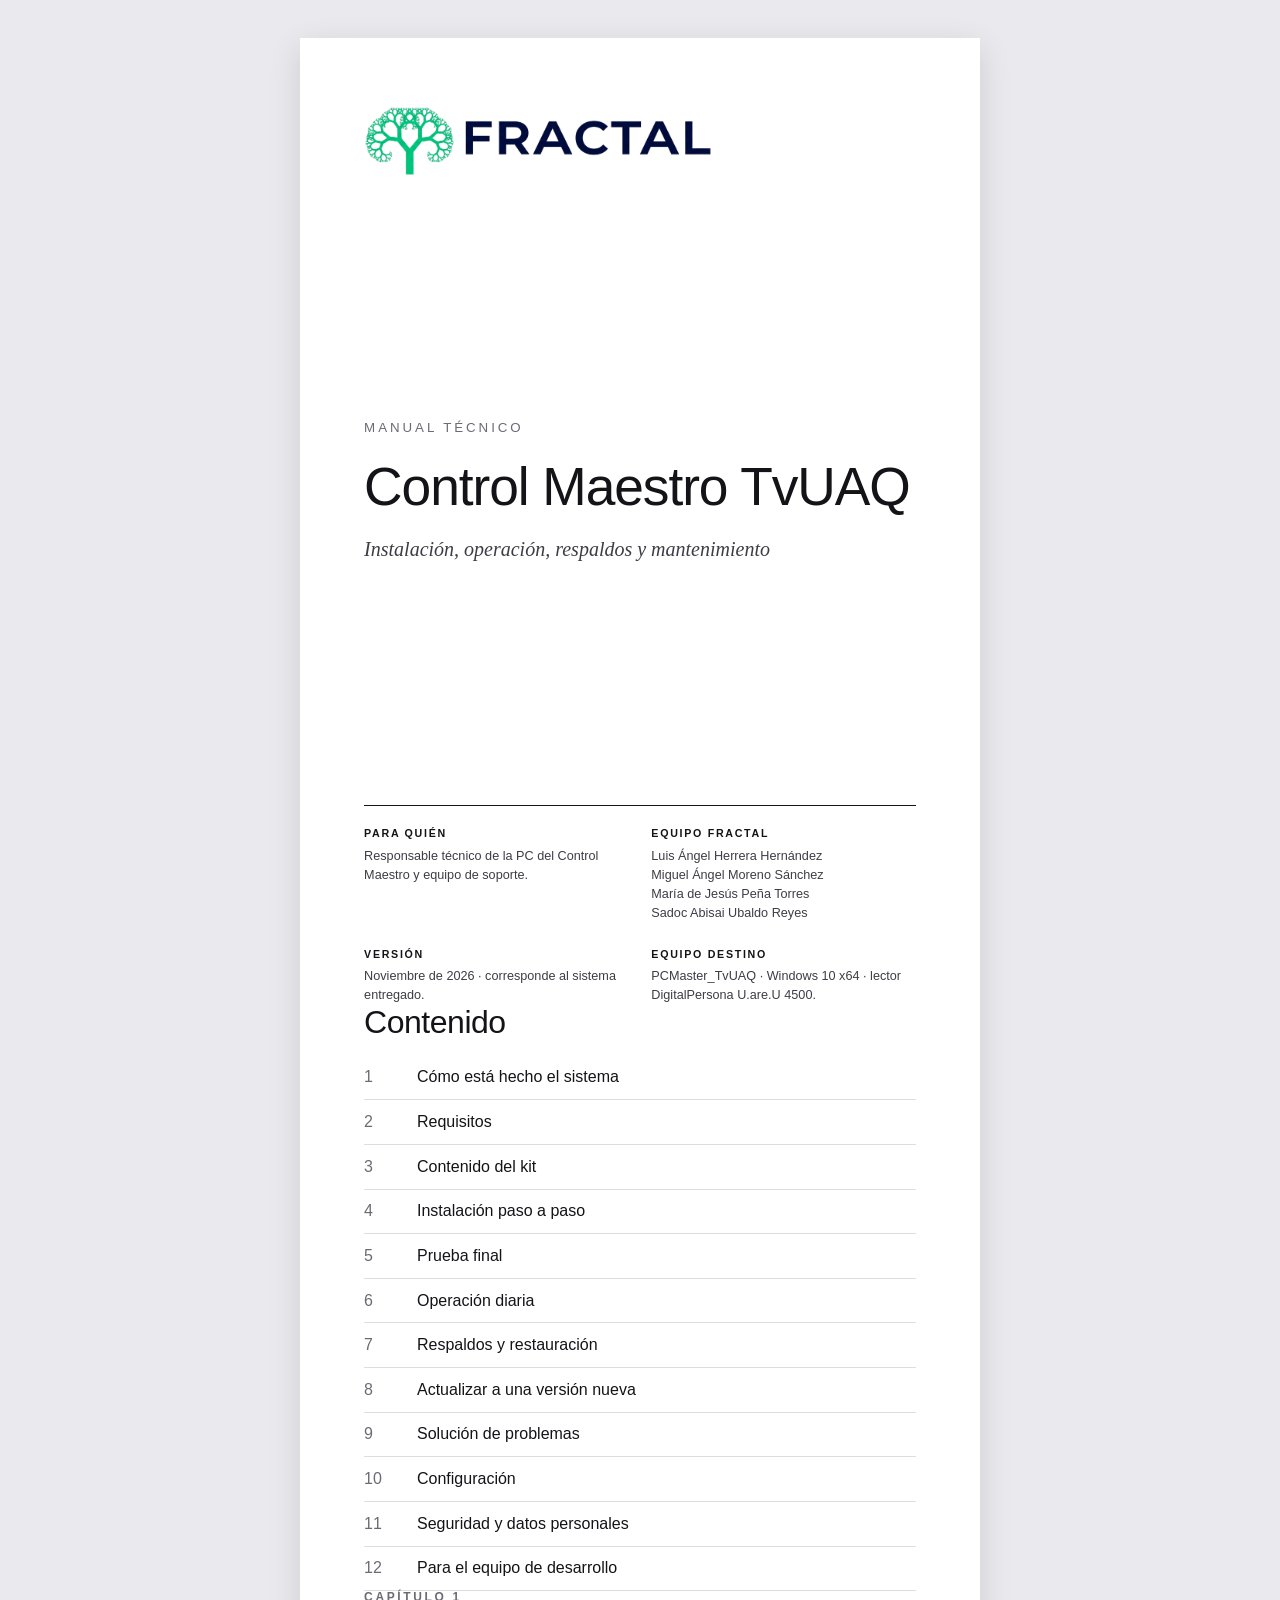
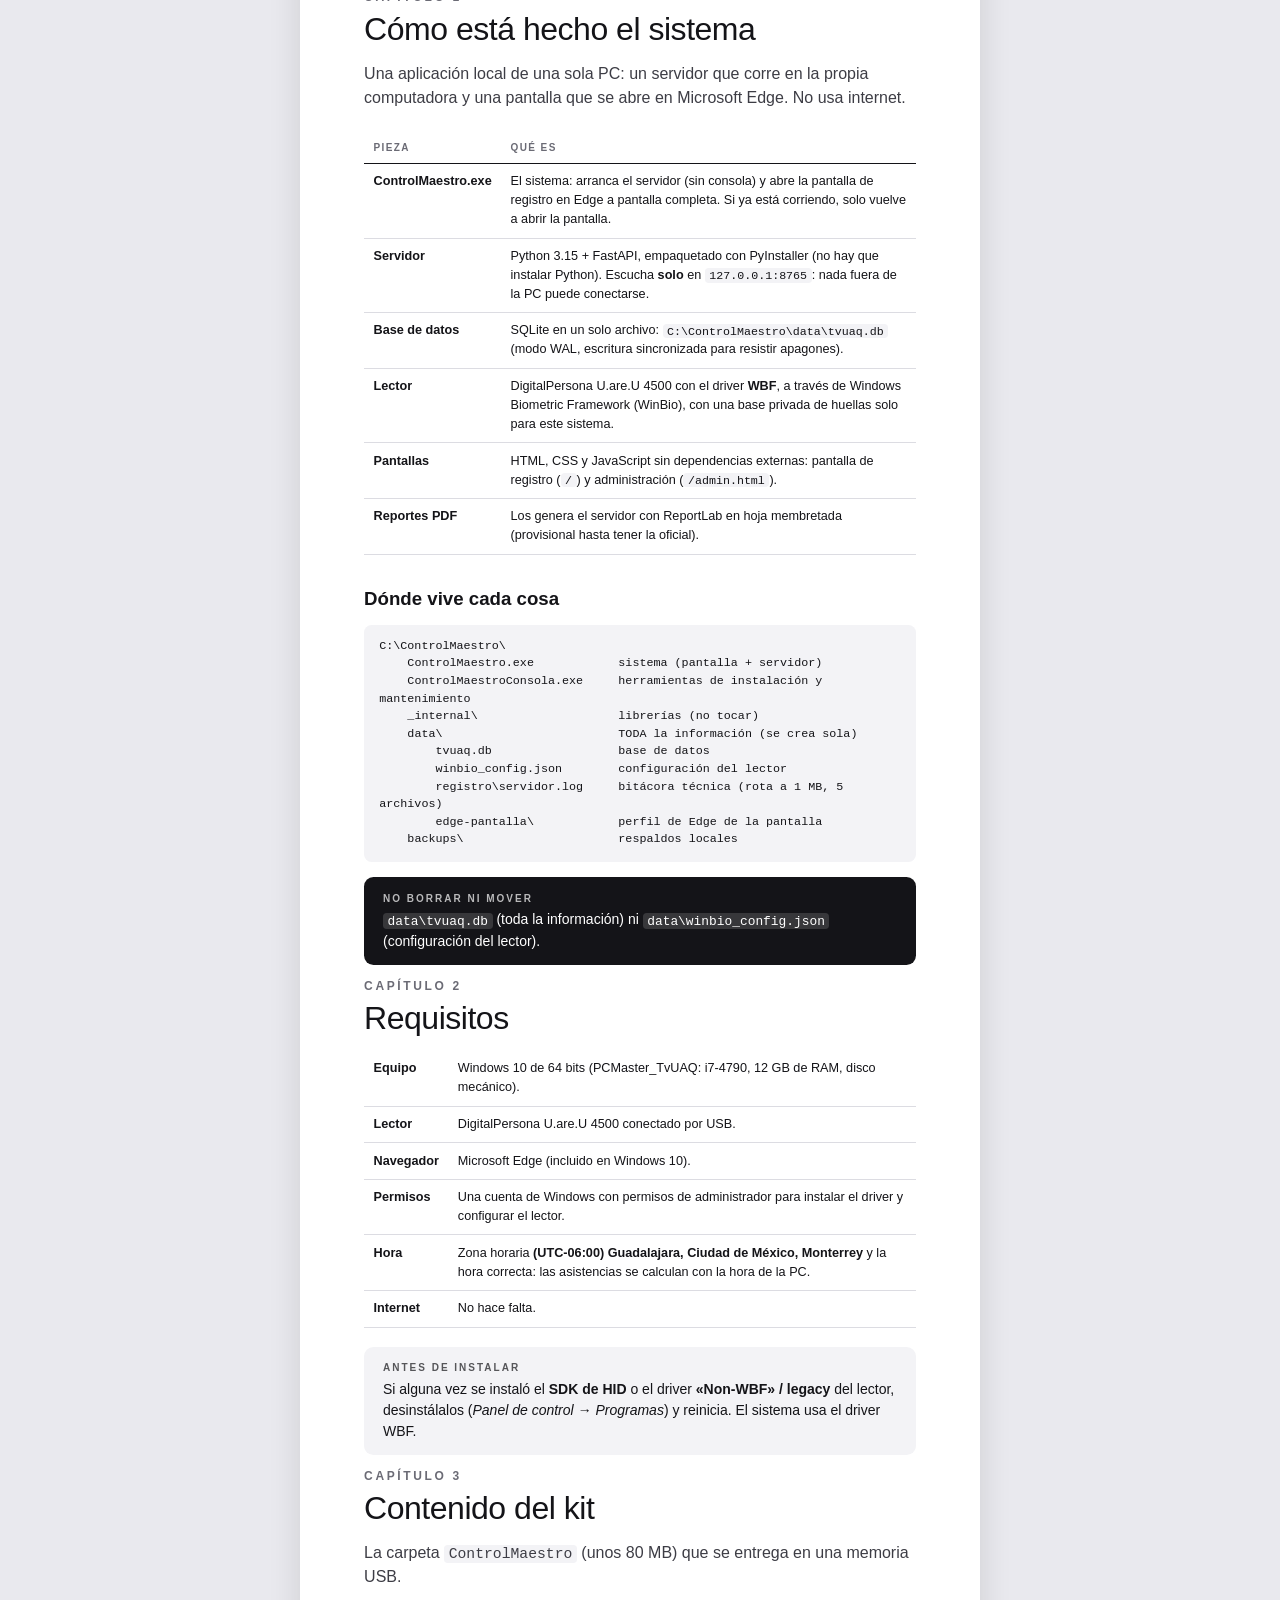
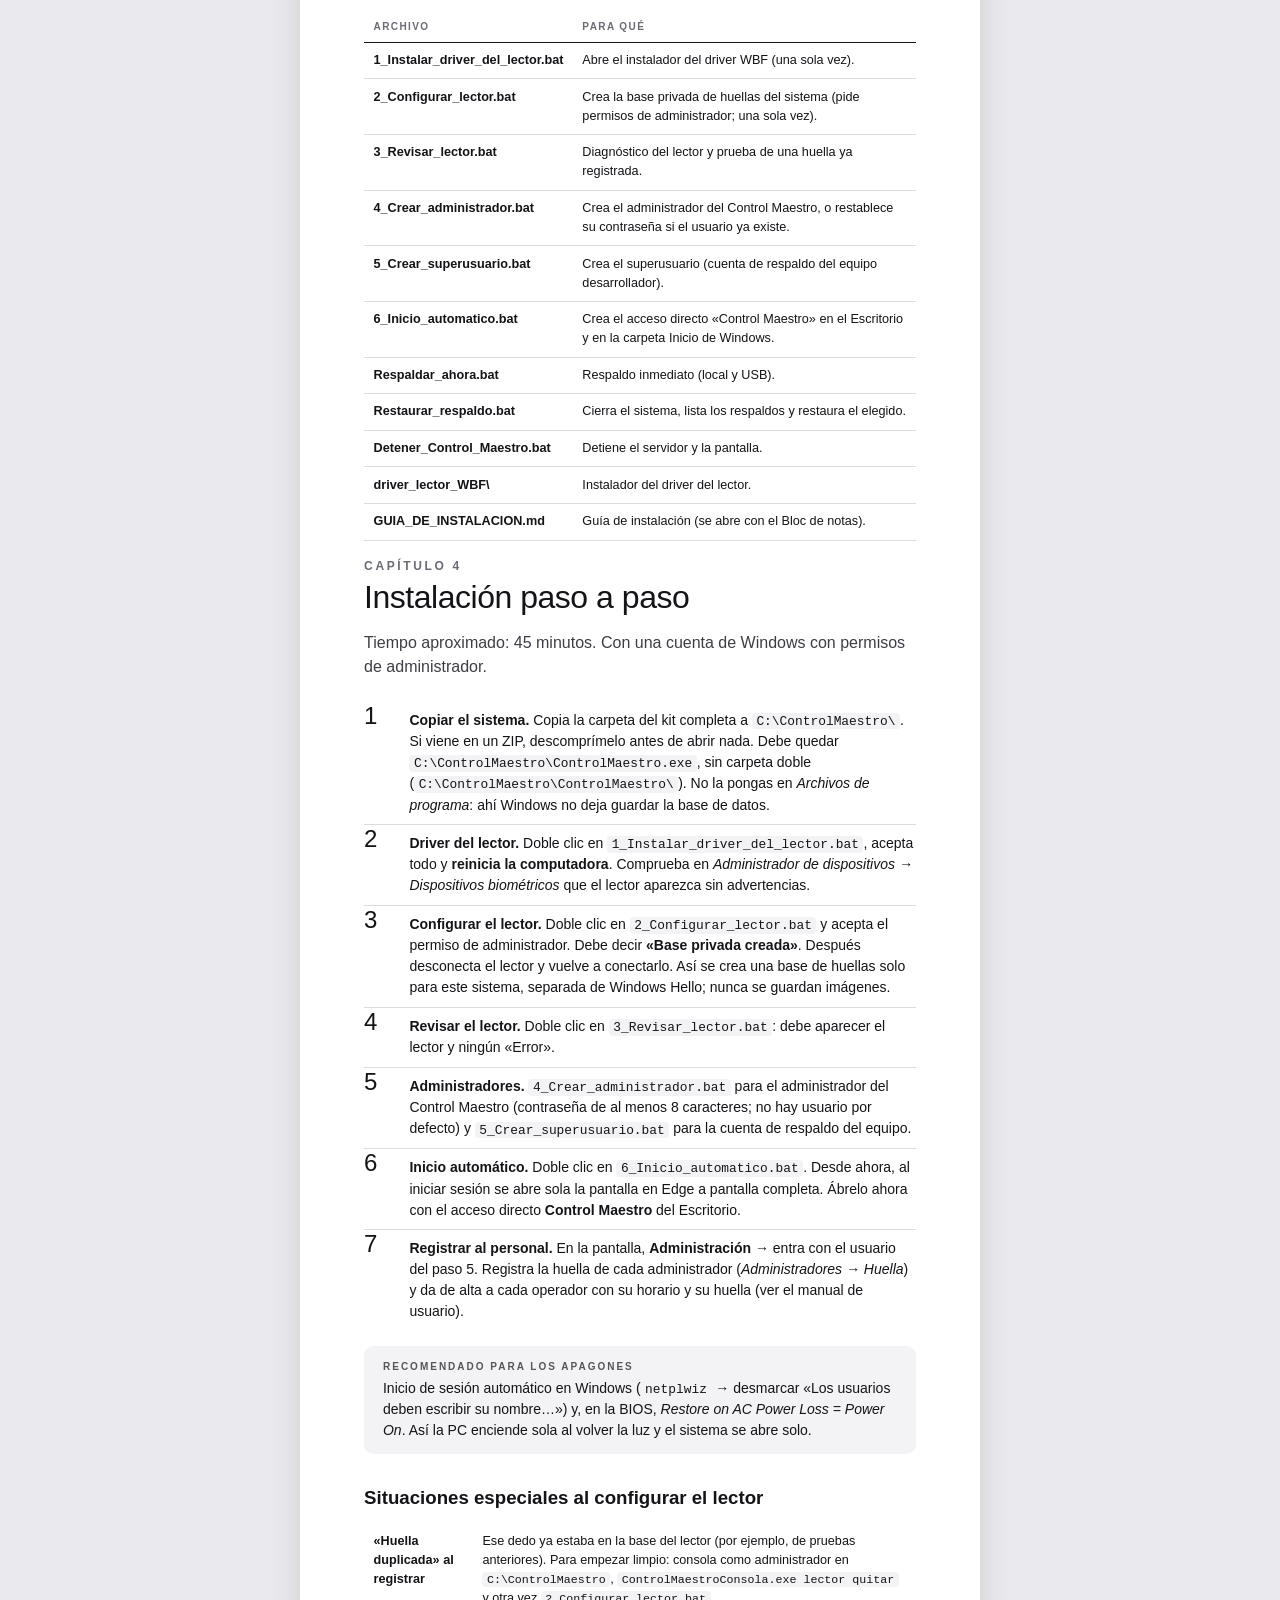
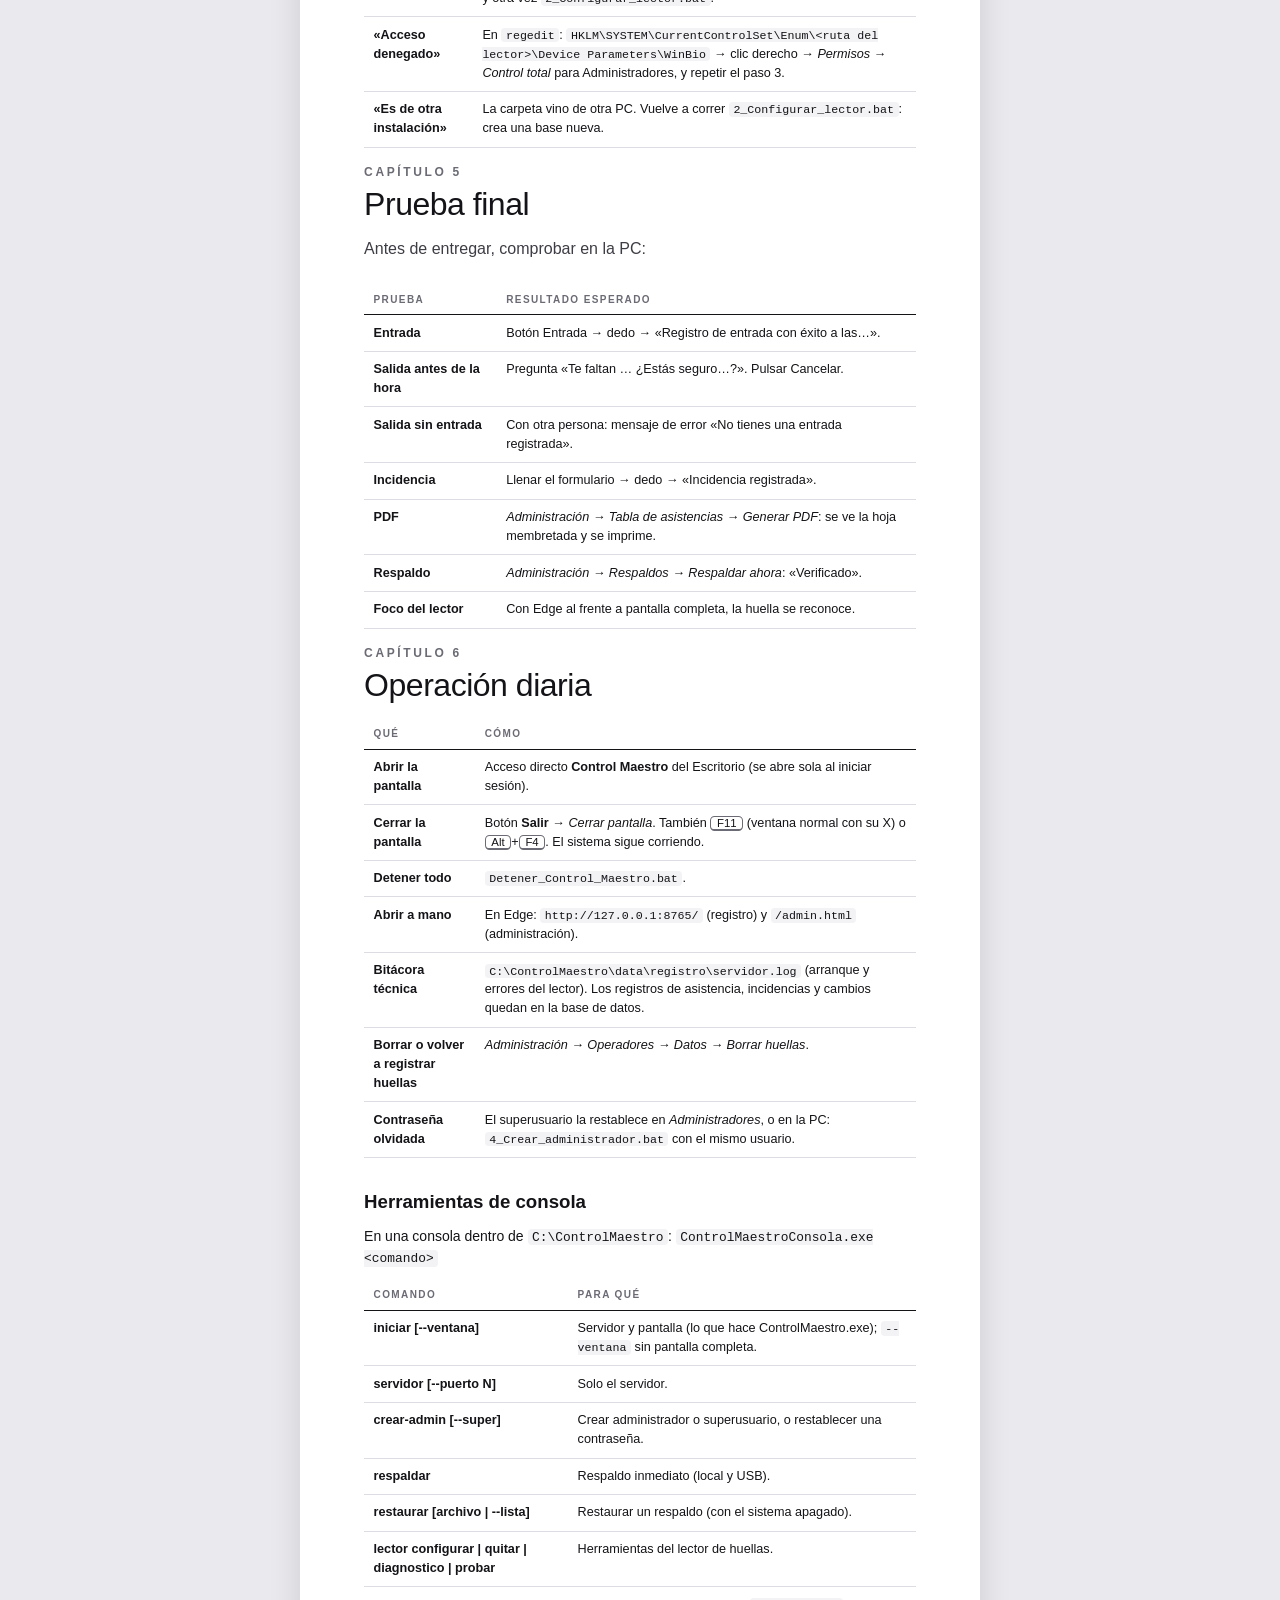
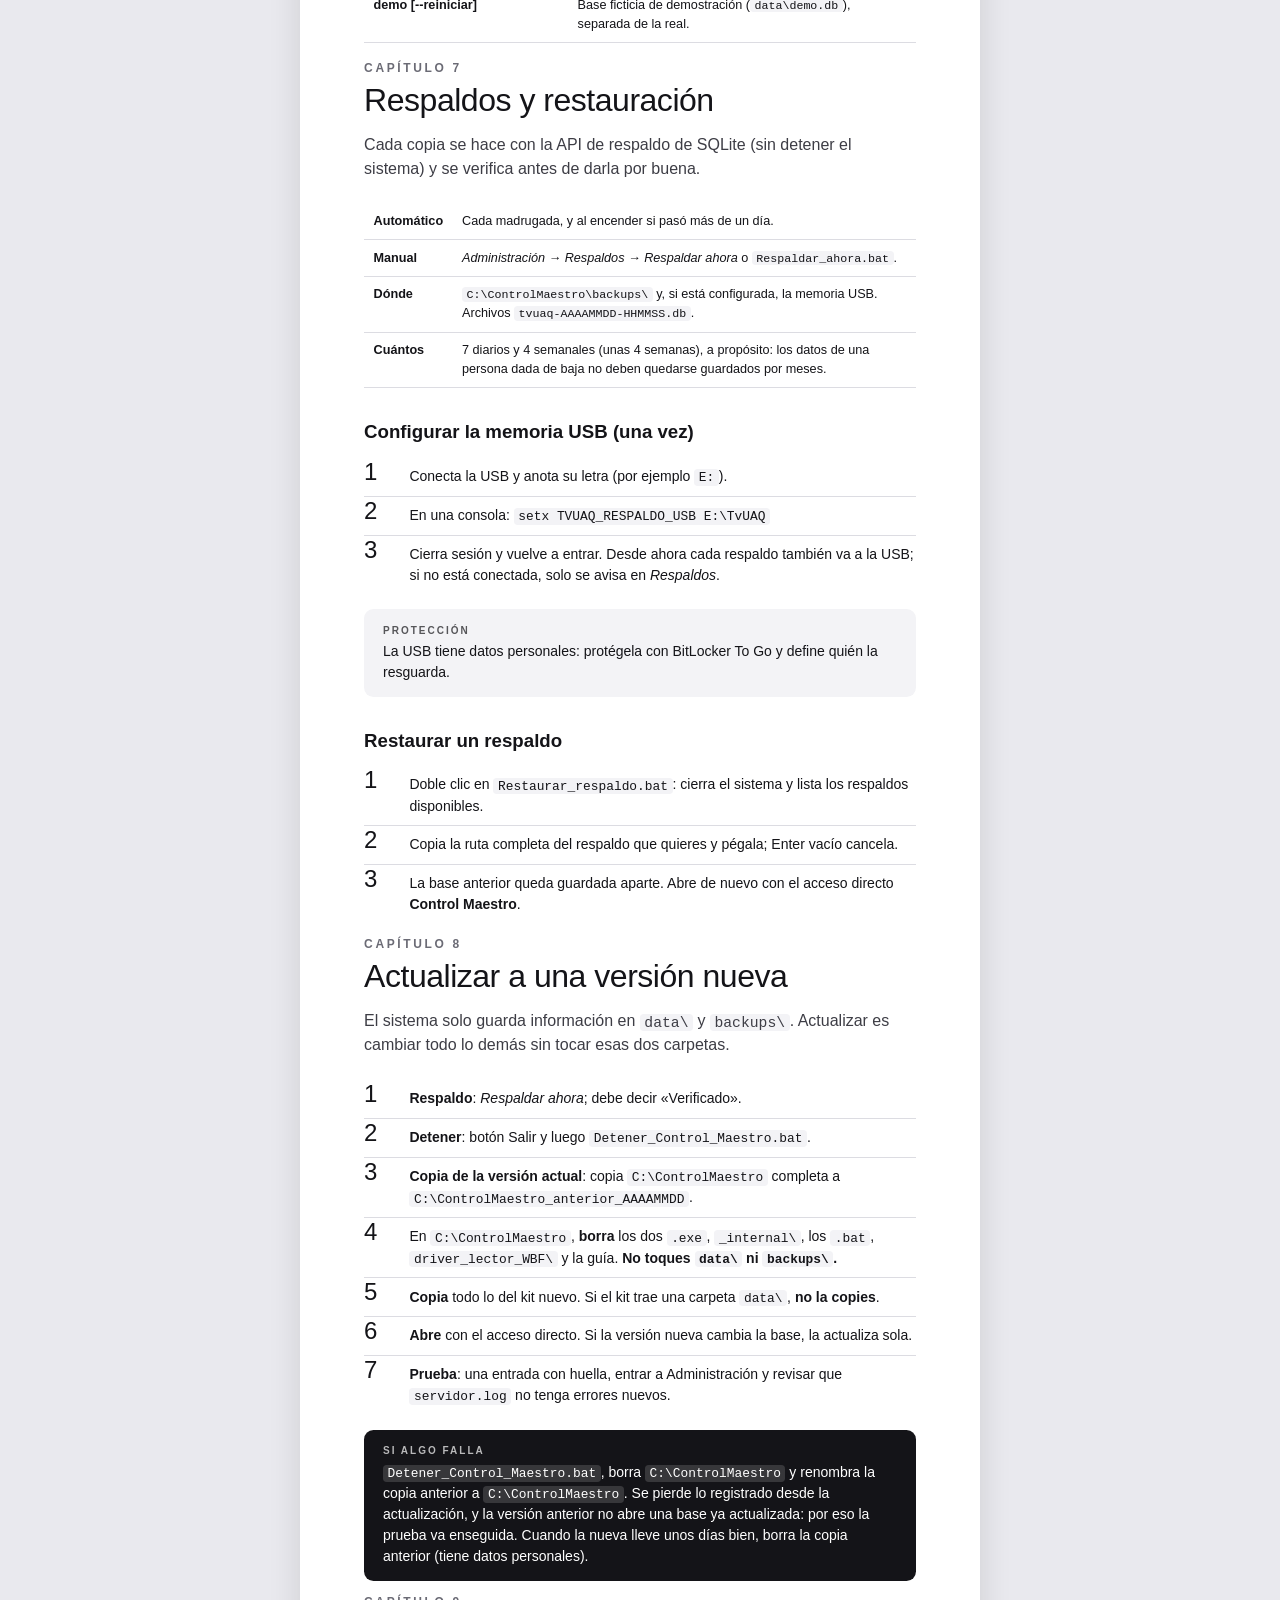
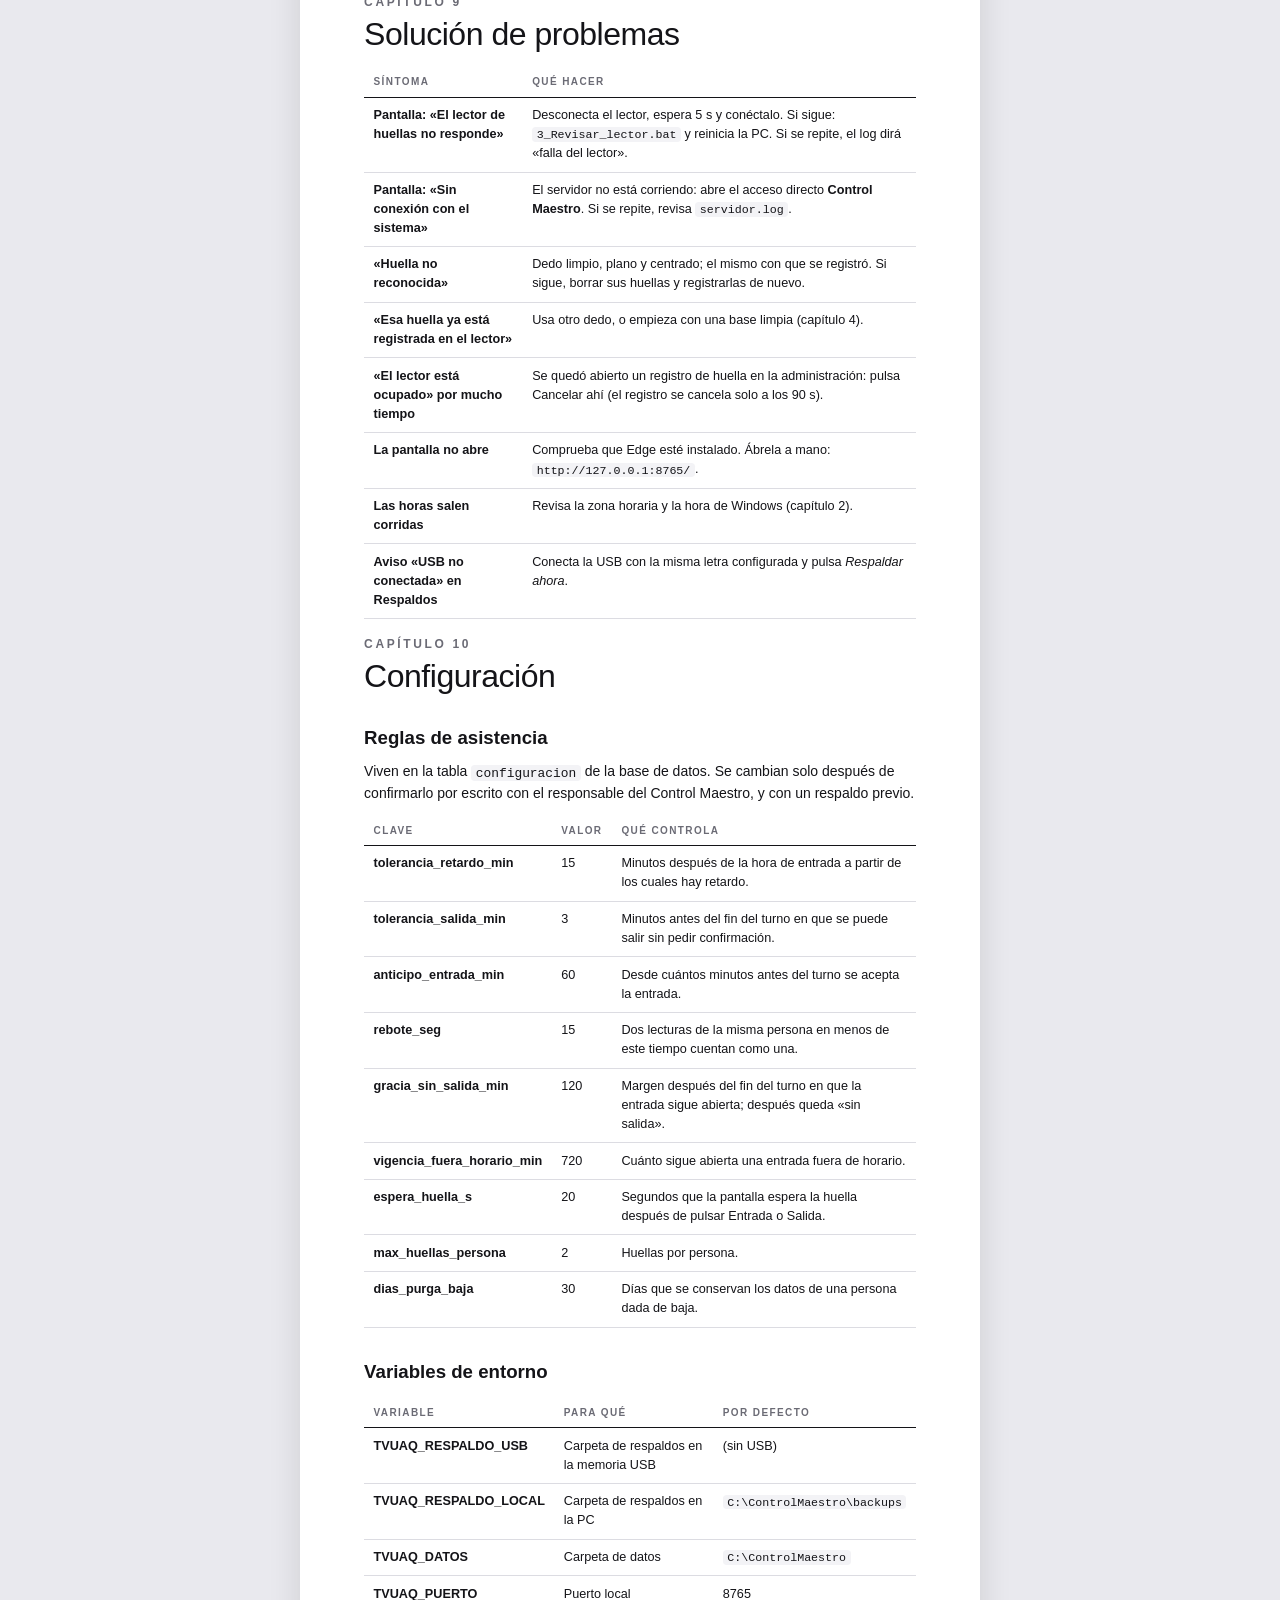
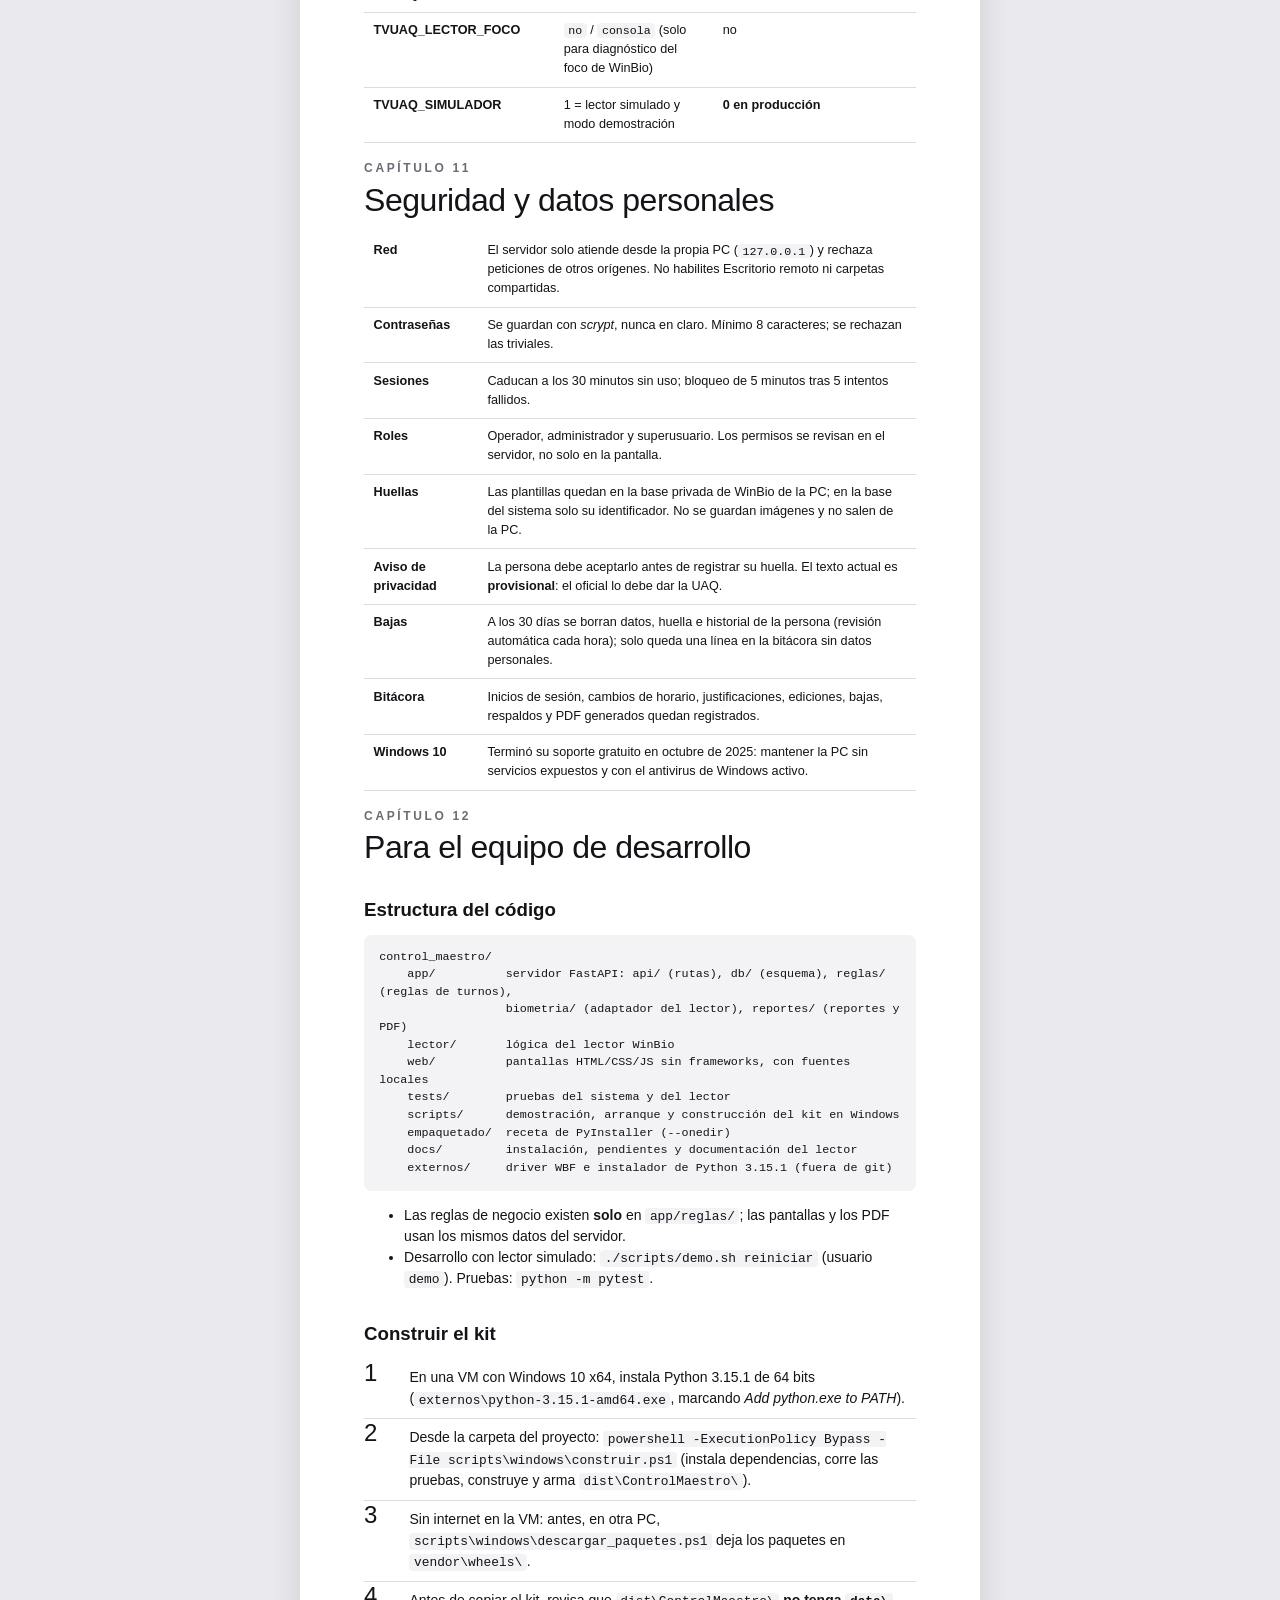
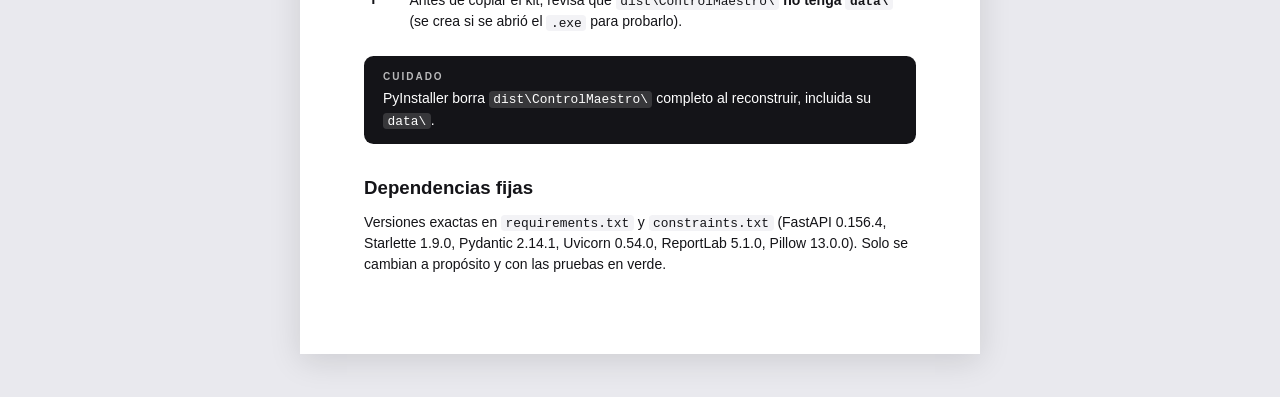
<file: docs/manuales/manual-tecnico.html>
<!doctype html>
<html lang="es">
<head>
<meta charset="utf-8">
<meta name="viewport" content="width=device-width, initial-scale=1">
<title>Manual técnico · Control Maestro TvUAQ</title>
<link rel="stylesheet" href="manual.css">
</head>
<body>
<main>

<!-- ================= PORTADA ================= -->
<section class="portada">
  <img src="img/fractal-logo.png" alt="FRACTAL">
  <div>
    <p class="tipo">Manual técnico</p>
    <h1>Control Maestro TvUAQ</h1>
    <p class="sub">Instalación, operación, respaldos y mantenimiento</p>
  </div>
  <div class="pie">
    <div><b>Para quién</b>Responsable técnico de la PC del Control Maestro y equipo de soporte.</div>
    <div><b>Equipo FRACTAL</b>
      <ul><li>Luis Ángel Herrera Hernández</li><li>Miguel Ángel Moreno Sánchez</li><li>María de Jesús Peña Torres</li><li>Sadoc Abisai Ubaldo Reyes</li></ul>
    </div>
    <div><b>Versión</b>Noviembre de 2026 · corresponde al sistema entregado.</div>
    <div><b>Equipo destino</b>PCMaster_TvUAQ · Windows 10 x64 · lector DigitalPersona U.are.U 4500.</div>
  </div>
</section>

<!-- ================= ÍNDICE ================= -->
<section class="indice">
  <h2>Contenido</h2>
  <ol>
    <li><span>1</span><div>Cómo está hecho el sistema</div></li>
    <li><span>2</span><div>Requisitos</div></li>
    <li><span>3</span><div>Contenido del kit</div></li>
    <li><span>4</span><div>Instalación paso a paso</div></li>
    <li><span>5</span><div>Prueba final</div></li>
    <li><span>6</span><div>Operación diaria</div></li>
    <li><span>7</span><div>Respaldos y restauración</div></li>
    <li><span>8</span><div>Actualizar a una versión nueva</div></li>
    <li><span>9</span><div>Solución de problemas</div></li>
    <li><span>10</span><div>Configuración</div></li>
    <li><span>11</span><div>Seguridad y datos personales</div></li>
    <li><span>12</span><div>Para el equipo de desarrollo</div></li>
  </ol>
</section>

<!-- ================= 1 ================= -->
<section class="cap">
  <h2><span class="num">CAPÍTULO 1</span>Cómo está hecho el sistema</h2>
  <p class="lede">Una aplicación local de una sola PC: un servidor que corre en la propia computadora y una pantalla que se abre en Microsoft Edge. No usa internet.</p>
  <table>
    <thead><tr><th>Pieza</th><th>Qué es</th></tr></thead>
    <tbody>
      <tr><td>ControlMaestro.exe</td><td>El sistema: arranca el servidor (sin consola) y abre la pantalla de registro en Edge a pantalla completa. Si ya está corriendo, solo vuelve a abrir la pantalla.</td></tr>
      <tr><td>Servidor</td><td>Python 3.15 + FastAPI, empaquetado con PyInstaller (no hay que instalar Python). Escucha <b>solo</b> en <code>127.0.0.1:8765</code>: nada fuera de la PC puede conectarse.</td></tr>
      <tr><td>Base de datos</td><td>SQLite en un solo archivo: <code>C:\ControlMaestro\data\tvuaq.db</code> (modo WAL, escritura sincronizada para resistir apagones).</td></tr>
      <tr><td>Lector</td><td>DigitalPersona U.are.U 4500 con el driver <b>WBF</b>, a través de Windows Biometric Framework (WinBio), con una base privada de huellas solo para este sistema.</td></tr>
      <tr><td>Pantallas</td><td>HTML, CSS y JavaScript sin dependencias externas: pantalla de registro (<code>/</code>) y administración (<code>/admin.html</code>).</td></tr>
      <tr><td>Reportes PDF</td><td>Los genera el servidor con ReportLab en hoja membretada (provisional hasta tener la oficial).</td></tr>
    </tbody>
  </table>
  <h3>Dónde vive cada cosa</h3>
<pre>C:\ControlMaestro\
    ControlMaestro.exe            sistema (pantalla + servidor)
    ControlMaestroConsola.exe     herramientas de instalación y mantenimiento
    _internal\                    librerías (no tocar)
    data\                         TODA la información (se crea sola)
        tvuaq.db                  base de datos
        winbio_config.json        configuración del lector
        registro\servidor.log     bitácora técnica (rota a 1 MB, 5 archivos)
        edge-pantalla\            perfil de Edge de la pantalla
    backups\                      respaldos locales</pre>
  <div class="importante"><b class="t">No borrar ni mover</b><p><code>data\tvuaq.db</code> (toda la información) ni <code>data\winbio_config.json</code> (configuración del lector).</p></div>
</section>

<!-- ================= 2 ================= -->
<section class="cap">
  <h2><span class="num">CAPÍTULO 2</span>Requisitos</h2>
  <table>
    <tbody>
      <tr><td>Equipo</td><td>Windows 10 de 64 bits (PCMaster_TvUAQ: i7-4790, 12 GB de RAM, disco mecánico).</td></tr>
      <tr><td>Lector</td><td>DigitalPersona U.are.U 4500 conectado por USB.</td></tr>
      <tr><td>Navegador</td><td>Microsoft Edge (incluido en Windows 10).</td></tr>
      <tr><td>Permisos</td><td>Una cuenta de Windows con permisos de administrador para instalar el driver y configurar el lector.</td></tr>
      <tr><td>Hora</td><td>Zona horaria <b>(UTC-06:00) Guadalajara, Ciudad de México, Monterrey</b> y la hora correcta: las asistencias se calculan con la hora de la PC.</td></tr>
      <tr><td>Internet</td><td>No hace falta.</td></tr>
    </tbody>
  </table>
  <div class="nota"><b class="t">Antes de instalar</b><p>Si alguna vez se instaló el <b>SDK de HID</b> o el driver <b>«Non-WBF» / legacy</b> del lector, desinstálalos (<i>Panel de control → Programas</i>) y reinicia. El sistema usa el driver WBF.</p></div>
</section>

<!-- ================= 3 ================= -->
<section class="cap">
  <h2><span class="num">CAPÍTULO 3</span>Contenido del kit</h2>
  <p class="lede">La carpeta <code>ControlMaestro</code> (unos 80 MB) que se entrega en una memoria USB.</p>
  <table>
    <thead><tr><th>Archivo</th><th>Para qué</th></tr></thead>
    <tbody>
      <tr><td>1_Instalar_driver_del_lector.bat</td><td>Abre el instalador del driver WBF (una sola vez).</td></tr>
      <tr><td>2_Configurar_lector.bat</td><td>Crea la base privada de huellas del sistema (pide permisos de administrador; una sola vez).</td></tr>
      <tr><td>3_Revisar_lector.bat</td><td>Diagnóstico del lector y prueba de una huella ya registrada.</td></tr>
      <tr><td>4_Crear_administrador.bat</td><td>Crea el administrador del Control Maestro, o restablece su contraseña si el usuario ya existe.</td></tr>
      <tr><td>5_Crear_superusuario.bat</td><td>Crea el superusuario (cuenta de respaldo del equipo desarrollador).</td></tr>
      <tr><td>6_Inicio_automatico.bat</td><td>Crea el acceso directo «Control Maestro» en el Escritorio y en la carpeta Inicio de Windows.</td></tr>
      <tr><td>Respaldar_ahora.bat</td><td>Respaldo inmediato (local y USB).</td></tr>
      <tr><td>Restaurar_respaldo.bat</td><td>Cierra el sistema, lista los respaldos y restaura el elegido.</td></tr>
      <tr><td>Detener_Control_Maestro.bat</td><td>Detiene el servidor y la pantalla.</td></tr>
      <tr><td>driver_lector_WBF\</td><td>Instalador del driver del lector.</td></tr>
      <tr><td>GUIA_DE_INSTALACION.md</td><td>Guía de instalación (se abre con el Bloc de notas).</td></tr>
    </tbody>
  </table>
</section>

<!-- ================= 4 ================= -->
<section class="cap">
  <h2><span class="num">CAPÍTULO 4</span>Instalación paso a paso</h2>
  <p class="lede">Tiempo aproximado: 45 minutos. Con una cuenta de Windows con permisos de administrador.</p>
  <ol class="pasos">
    <li><b>Copiar el sistema.</b> Copia la carpeta del kit completa a <code>C:\ControlMaestro\</code>. Si viene en un ZIP, descomprímelo antes de abrir nada. Debe quedar <code>C:\ControlMaestro\ControlMaestro.exe</code>, sin carpeta doble (<code>C:\ControlMaestro\ControlMaestro\</code>). No la pongas en <i>Archivos de programa</i>: ahí Windows no deja guardar la base de datos.</li>
    <li><b>Driver del lector.</b> Doble clic en <code>1_Instalar_driver_del_lector.bat</code>, acepta todo y <b>reinicia la computadora</b>. Comprueba en <i>Administrador de dispositivos → Dispositivos biométricos</i> que el lector aparezca sin advertencias.</li>
    <li><b>Configurar el lector.</b> Doble clic en <code>2_Configurar_lector.bat</code> y acepta el permiso de administrador. Debe decir <b>«Base privada creada»</b>. Después desconecta el lector y vuelve a conectarlo. Así se crea una base de huellas solo para este sistema, separada de Windows Hello; nunca se guardan imágenes.</li>
    <li><b>Revisar el lector.</b> Doble clic en <code>3_Revisar_lector.bat</code>: debe aparecer el lector y ningún «Error».</li>
    <li><b>Administradores.</b> <code>4_Crear_administrador.bat</code> para el administrador del Control Maestro (contraseña de al menos 8 caracteres; no hay usuario por defecto) y <code>5_Crear_superusuario.bat</code> para la cuenta de respaldo del equipo.</li>
    <li><b>Inicio automático.</b> Doble clic en <code>6_Inicio_automatico.bat</code>. Desde ahora, al iniciar sesión se abre sola la pantalla en Edge a pantalla completa. Ábrelo ahora con el acceso directo <b>Control Maestro</b> del Escritorio.</li>
    <li><b>Registrar al personal.</b> En la pantalla, <b>Administración</b> → entra con el usuario del paso 5. Registra la huella de cada administrador (<i>Administradores → Huella</i>) y da de alta a cada operador con su horario y su huella (ver el manual de usuario).</li>
  </ol>
  <div class="nota"><b class="t">Recomendado para los apagones</b><p>Inicio de sesión automático en Windows (<code>netplwiz</code> → desmarcar «Los usuarios deben escribir su nombre…») y, en la BIOS, <i>Restore on AC Power Loss = Power On</i>. Así la PC enciende sola al volver la luz y el sistema se abre solo.</p></div>
  <h3>Situaciones especiales al configurar el lector</h3>
  <table class="libre">
    <tbody>
      <tr><td><b>«Huella duplicada» al registrar</b></td><td>Ese dedo ya estaba en la base del lector (por ejemplo, de pruebas anteriores). Para empezar limpio: consola como administrador en <code>C:\ControlMaestro</code>, <code>ControlMaestroConsola.exe lector quitar</code> y otra vez <code>2_Configurar_lector.bat</code>.</td></tr>
      <tr><td><b>«Acceso denegado»</b></td><td>En <code>regedit</code>: <code>HKLM\SYSTEM\CurrentControlSet\Enum\&lt;ruta del lector&gt;\Device Parameters\WinBio</code> → clic derecho → <i>Permisos</i> → <i>Control total</i> para Administradores, y repetir el paso 3.</td></tr>
      <tr><td><b>«Es de otra instalación»</b></td><td>La carpeta vino de otra PC. Vuelve a correr <code>2_Configurar_lector.bat</code>: crea una base nueva.</td></tr>
    </tbody>
  </table>
</section>

<!-- ================= 5 ================= -->
<section class="cap">
  <h2><span class="num">CAPÍTULO 5</span>Prueba final</h2>
  <p class="lede">Antes de entregar, comprobar en la PC:</p>
  <table>
    <thead><tr><th>Prueba</th><th>Resultado esperado</th></tr></thead>
    <tbody>
      <tr><td>Entrada</td><td>Botón Entrada → dedo → «Registro de entrada con éxito a las…».</td></tr>
      <tr><td>Salida antes de la hora</td><td>Pregunta «Te faltan … ¿Estás seguro…?». Pulsar Cancelar.</td></tr>
      <tr><td>Salida sin entrada</td><td>Con otra persona: mensaje de error «No tienes una entrada registrada».</td></tr>
      <tr><td>Incidencia</td><td>Llenar el formulario → dedo → «Incidencia registrada».</td></tr>
      <tr><td>PDF</td><td><i>Administración → Tabla de asistencias → Generar PDF</i>: se ve la hoja membretada y se imprime.</td></tr>
      <tr><td>Respaldo</td><td><i>Administración → Respaldos → Respaldar ahora</i>: «Verificado».</td></tr>
      <tr><td>Foco del lector</td><td>Con Edge al frente a pantalla completa, la huella se reconoce.</td></tr>
    </tbody>
  </table>
</section>

<!-- ================= 6 ================= -->
<section class="cap">
  <h2><span class="num">CAPÍTULO 6</span>Operación diaria</h2>
  <table>
    <thead><tr><th>Qué</th><th>Cómo</th></tr></thead>
    <tbody>
      <tr><td>Abrir la pantalla</td><td>Acceso directo <b>Control Maestro</b> del Escritorio (se abre sola al iniciar sesión).</td></tr>
      <tr><td>Cerrar la pantalla</td><td>Botón <b>Salir</b> → <i>Cerrar pantalla</i>. También <kbd>F11</kbd> (ventana normal con su X) o <kbd>Alt</kbd>+<kbd>F4</kbd>. El sistema sigue corriendo.</td></tr>
      <tr><td>Detener todo</td><td><code>Detener_Control_Maestro.bat</code>.</td></tr>
      <tr><td>Abrir a mano</td><td>En Edge: <code>http://127.0.0.1:8765/</code> (registro) y <code>/admin.html</code> (administración).</td></tr>
      <tr><td>Bitácora técnica</td><td><code>C:\ControlMaestro\data\registro\servidor.log</code> (arranque y errores del lector). Los registros de asistencia, incidencias y cambios quedan en la base de datos.</td></tr>
      <tr><td>Borrar o volver a registrar huellas</td><td><i>Administración → Operadores → Datos → Borrar huellas</i>.</td></tr>
      <tr><td>Contraseña olvidada</td><td>El superusuario la restablece en <i>Administradores</i>, o en la PC: <code>4_Crear_administrador.bat</code> con el mismo usuario.</td></tr>
    </tbody>
  </table>
  <h3>Herramientas de consola</h3>
  <p>En una consola dentro de <code>C:\ControlMaestro</code>: <code>ControlMaestroConsola.exe &lt;comando&gt;</code></p>
  <table>
    <thead><tr><th>Comando</th><th>Para qué</th></tr></thead>
    <tbody>
      <tr><td>iniciar [--ventana]</td><td>Servidor y pantalla (lo que hace ControlMaestro.exe); <code>--ventana</code> sin pantalla completa.</td></tr>
      <tr><td>servidor [--puerto N]</td><td>Solo el servidor.</td></tr>
      <tr><td>crear-admin [--super]</td><td>Crear administrador o superusuario, o restablecer una contraseña.</td></tr>
      <tr><td>respaldar</td><td>Respaldo inmediato (local y USB).</td></tr>
      <tr><td>restaurar [archivo | --lista]</td><td>Restaurar un respaldo (con el sistema apagado).</td></tr>
      <tr><td>lector configurar | quitar | diagnostico | probar</td><td>Herramientas del lector de huellas.</td></tr>
      <tr><td>demo [--reiniciar]</td><td>Base ficticia de demostración (<code>data\demo.db</code>), separada de la real.</td></tr>
    </tbody>
  </table>
</section>

<!-- ================= 7 ================= -->
<section class="cap">
  <h2><span class="num">CAPÍTULO 7</span>Respaldos y restauración</h2>
  <p class="lede">Cada copia se hace con la API de respaldo de SQLite (sin detener el sistema) y se verifica antes de darla por buena.</p>
  <table>
    <tbody>
      <tr><td>Automático</td><td>Cada madrugada, y al encender si pasó más de un día.</td></tr>
      <tr><td>Manual</td><td><i>Administración → Respaldos → Respaldar ahora</i> o <code>Respaldar_ahora.bat</code>.</td></tr>
      <tr><td>Dónde</td><td><code>C:\ControlMaestro\backups\</code> y, si está configurada, la memoria USB. Archivos <code>tvuaq-AAAAMMDD-HHMMSS.db</code>.</td></tr>
      <tr><td>Cuántos</td><td>7 diarios y 4 semanales (unas 4 semanas), a propósito: los datos de una persona dada de baja no deben quedarse guardados por meses.</td></tr>
    </tbody>
  </table>
  <h3>Configurar la memoria USB (una vez)</h3>
  <ol class="pasos">
    <li>Conecta la USB y anota su letra (por ejemplo <code>E:</code>).</li>
    <li>En una consola: <code>setx TVUAQ_RESPALDO_USB E:\TvUAQ</code></li>
    <li>Cierra sesión y vuelve a entrar. Desde ahora cada respaldo también va a la USB; si no está conectada, solo se avisa en <i>Respaldos</i>.</li>
  </ol>
  <div class="nota"><b class="t">Protección</b><p>La USB tiene datos personales: protégela con BitLocker To Go y define quién la resguarda.</p></div>
  <h3>Restaurar un respaldo</h3>
  <ol class="pasos">
    <li>Doble clic en <code>Restaurar_respaldo.bat</code>: cierra el sistema y lista los respaldos disponibles.</li>
    <li>Copia la ruta completa del respaldo que quieres y pégala; Enter vacío cancela.</li>
    <li>La base anterior queda guardada aparte. Abre de nuevo con el acceso directo <b>Control Maestro</b>.</li>
  </ol>
</section>

<!-- ================= 8 ================= -->
<section class="cap">
  <h2><span class="num">CAPÍTULO 8</span>Actualizar a una versión nueva</h2>
  <p class="lede">El sistema solo guarda información en <code>data\</code> y <code>backups\</code>. Actualizar es cambiar todo lo demás sin tocar esas dos carpetas.</p>
  <ol class="pasos">
    <li><b>Respaldo</b>: <i>Respaldar ahora</i>; debe decir «Verificado».</li>
    <li><b>Detener</b>: botón Salir y luego <code>Detener_Control_Maestro.bat</code>.</li>
    <li><b>Copia de la versión actual</b>: copia <code>C:\ControlMaestro</code> completa a <code>C:\ControlMaestro_anterior_AAAAMMDD</code>.</li>
    <li>En <code>C:\ControlMaestro</code>, <b>borra</b> los dos <code>.exe</code>, <code>_internal\</code>, los <code>.bat</code>, <code>driver_lector_WBF\</code> y la guía. <b>No toques <code>data\</code> ni <code>backups\</code>.</b></li>
    <li><b>Copia</b> todo lo del kit nuevo. Si el kit trae una carpeta <code>data\</code>, <b>no la copies</b>.</li>
    <li><b>Abre</b> con el acceso directo. Si la versión nueva cambia la base, la actualiza sola.</li>
    <li><b>Prueba</b>: una entrada con huella, entrar a Administración y revisar que <code>servidor.log</code> no tenga errores nuevos.</li>
  </ol>
  <div class="importante"><b class="t">Si algo falla</b><p><code>Detener_Control_Maestro.bat</code>, borra <code>C:\ControlMaestro</code> y renombra la copia anterior a <code>C:\ControlMaestro</code>. Se pierde lo registrado desde la actualización, y la versión anterior no abre una base ya actualizada: por eso la prueba va enseguida. Cuando la nueva lleve unos días bien, borra la copia anterior (tiene datos personales).</p></div>
</section>

<!-- ================= 9 ================= -->
<section class="cap">
  <h2><span class="num">CAPÍTULO 9</span>Solución de problemas</h2>
  <table>
    <thead><tr><th>Síntoma</th><th>Qué hacer</th></tr></thead>
    <tbody>
      <tr><td>Pantalla: «El lector de huellas no responde»</td><td>Desconecta el lector, espera 5 s y conéctalo. Si sigue: <code>3_Revisar_lector.bat</code> y reinicia la PC. Si se repite, el log dirá «falla del lector».</td></tr>
      <tr><td>Pantalla: «Sin conexión con el sistema»</td><td>El servidor no está corriendo: abre el acceso directo <b>Control Maestro</b>. Si se repite, revisa <code>servidor.log</code>.</td></tr>
      <tr><td>«Huella no reconocida»</td><td>Dedo limpio, plano y centrado; el mismo con que se registró. Si sigue, borrar sus huellas y registrarlas de nuevo.</td></tr>
      <tr><td>«Esa huella ya está registrada en el lector»</td><td>Usa otro dedo, o empieza con una base limpia (capítulo 4).</td></tr>
      <tr><td>«El lector está ocupado» por mucho tiempo</td><td>Se quedó abierto un registro de huella en la administración: pulsa Cancelar ahí (el registro se cancela solo a los 90 s).</td></tr>
      <tr><td>La pantalla no abre</td><td>Comprueba que Edge esté instalado. Ábrela a mano: <code>http://127.0.0.1:8765/</code>.</td></tr>
      <tr><td>Las horas salen corridas</td><td>Revisa la zona horaria y la hora de Windows (capítulo 2).</td></tr>
      <tr><td>Aviso «USB no conectada» en Respaldos</td><td>Conecta la USB con la misma letra configurada y pulsa <i>Respaldar ahora</i>.</td></tr>
    </tbody>
  </table>
</section>

<!-- ================= 10 ================= -->
<section class="cap">
  <h2><span class="num">CAPÍTULO 10</span>Configuración</h2>
  <h3>Reglas de asistencia</h3>
  <p>Viven en la tabla <code>configuracion</code> de la base de datos. Se cambian solo después de confirmarlo por escrito con el responsable del Control Maestro, y con un respaldo previo.</p>
  <table>
    <thead><tr><th>Clave</th><th>Valor</th><th>Qué controla</th></tr></thead>
    <tbody>
      <tr><td>tolerancia_retardo_min</td><td>15</td><td>Minutos después de la hora de entrada a partir de los cuales hay retardo.</td></tr>
      <tr><td>tolerancia_salida_min</td><td>3</td><td>Minutos antes del fin del turno en que se puede salir sin pedir confirmación.</td></tr>
      <tr><td>anticipo_entrada_min</td><td>60</td><td>Desde cuántos minutos antes del turno se acepta la entrada.</td></tr>
      <tr><td>rebote_seg</td><td>15</td><td>Dos lecturas de la misma persona en menos de este tiempo cuentan como una.</td></tr>
      <tr><td>gracia_sin_salida_min</td><td>120</td><td>Margen después del fin del turno en que la entrada sigue abierta; después queda «sin salida».</td></tr>
      <tr><td>vigencia_fuera_horario_min</td><td>720</td><td>Cuánto sigue abierta una entrada fuera de horario.</td></tr>
      <tr><td>espera_huella_s</td><td>20</td><td>Segundos que la pantalla espera la huella después de pulsar Entrada o Salida.</td></tr>
      <tr><td>max_huellas_persona</td><td>2</td><td>Huellas por persona.</td></tr>
      <tr><td>dias_purga_baja</td><td>30</td><td>Días que se conservan los datos de una persona dada de baja.</td></tr>
    </tbody>
  </table>
  <h3>Variables de entorno</h3>
  <table>
    <thead><tr><th>Variable</th><th>Para qué</th><th>Por defecto</th></tr></thead>
    <tbody>
      <tr><td>TVUAQ_RESPALDO_USB</td><td>Carpeta de respaldos en la memoria USB</td><td>(sin USB)</td></tr>
      <tr><td>TVUAQ_RESPALDO_LOCAL</td><td>Carpeta de respaldos en la PC</td><td><code>C:\ControlMaestro\backups</code></td></tr>
      <tr><td>TVUAQ_DATOS</td><td>Carpeta de datos</td><td><code>C:\ControlMaestro</code></td></tr>
      <tr><td>TVUAQ_PUERTO</td><td>Puerto local</td><td>8765</td></tr>
      <tr><td>TVUAQ_LECTOR_FOCO</td><td><code>no</code> / <code>consola</code> (solo para diagnóstico del foco de WinBio)</td><td>no</td></tr>
      <tr><td>TVUAQ_SIMULADOR</td><td>1 = lector simulado y modo demostración</td><td><b>0 en producción</b></td></tr>
    </tbody>
  </table>
</section>

<!-- ================= 11 ================= -->
<section class="cap">
  <h2><span class="num">CAPÍTULO 11</span>Seguridad y datos personales</h2>
  <table class="libre">
    <tbody>
      <tr><td><b>Red</b></td><td>El servidor solo atiende desde la propia PC (<code>127.0.0.1</code>) y rechaza peticiones de otros orígenes. No habilites Escritorio remoto ni carpetas compartidas.</td></tr>
      <tr><td><b>Contraseñas</b></td><td>Se guardan con <i>scrypt</i>, nunca en claro. Mínimo 8 caracteres; se rechazan las triviales.</td></tr>
      <tr><td><b>Sesiones</b></td><td>Caducan a los 30 minutos sin uso; bloqueo de 5 minutos tras 5 intentos fallidos.</td></tr>
      <tr><td><b>Roles</b></td><td>Operador, administrador y superusuario. Los permisos se revisan en el servidor, no solo en la pantalla.</td></tr>
      <tr><td><b>Huellas</b></td><td>Las plantillas quedan en la base privada de WinBio de la PC; en la base del sistema solo su identificador. No se guardan imágenes y no salen de la PC.</td></tr>
      <tr><td><b>Aviso de privacidad</b></td><td>La persona debe aceptarlo antes de registrar su huella. El texto actual es <b>provisional</b>: el oficial lo debe dar la UAQ.</td></tr>
      <tr><td><b>Bajas</b></td><td>A los 30 días se borran datos, huella e historial de la persona (revisión automática cada hora); solo queda una línea en la bitácora sin datos personales.</td></tr>
      <tr><td><b>Bitácora</b></td><td>Inicios de sesión, cambios de horario, justificaciones, ediciones, bajas, respaldos y PDF generados quedan registrados.</td></tr>
      <tr><td><b>Windows 10</b></td><td>Terminó su soporte gratuito en octubre de 2025: mantener la PC sin servicios expuestos y con el antivirus de Windows activo.</td></tr>
    </tbody>
  </table>
</section>

<!-- ================= 12 ================= -->
<section class="cap">
  <h2><span class="num">CAPÍTULO 12</span>Para el equipo de desarrollo</h2>
  <h3>Estructura del código</h3>
<pre>control_maestro/
    app/          servidor FastAPI: api/ (rutas), db/ (esquema), reglas/ (reglas de turnos),
                  biometria/ (adaptador del lector), reportes/ (reportes y PDF)
    lector/       lógica del lector WinBio
    web/          pantallas HTML/CSS/JS sin frameworks, con fuentes locales
    tests/        pruebas del sistema y del lector
    scripts/      demostración, arranque y construcción del kit en Windows
    empaquetado/  receta de PyInstaller (--onedir)
    docs/         instalación, pendientes y documentación del lector
    externos/     driver WBF e instalador de Python 3.15.1 (fuera de git)</pre>
  <ul>
    <li>Las reglas de negocio existen <b>solo</b> en <code>app/reglas/</code>; las pantallas y los PDF usan los mismos datos del servidor.</li>
    <li>Desarrollo con lector simulado: <code>./scripts/demo.sh reiniciar</code> (usuario <code>demo</code>). Pruebas: <code>python -m pytest</code>.</li>
  </ul>
  <h3>Construir el kit</h3>
  <ol class="pasos">
    <li>En una VM con Windows 10 x64, instala Python 3.15.1 de 64 bits (<code>externos\python-3.15.1-amd64.exe</code>, marcando <i>Add python.exe to PATH</i>).</li>
    <li>Desde la carpeta del proyecto: <code>powershell -ExecutionPolicy Bypass -File scripts\windows\construir.ps1</code> (instala dependencias, corre las pruebas, construye y arma <code>dist\ControlMaestro\</code>).</li>
    <li>Sin internet en la VM: antes, en otra PC, <code>scripts\windows\descargar_paquetes.ps1</code> deja los paquetes en <code>vendor\wheels\</code>.</li>
    <li>Antes de copiar el kit, revisa que <code>dist\ControlMaestro\</code> <b>no tenga <code>data\</code></b> (se crea si se abrió el <code>.exe</code> para probarlo).</li>
  </ol>
  <div class="importante"><b class="t">Cuidado</b><p>PyInstaller borra <code>dist\ControlMaestro\</code> completo al reconstruir, incluida su <code>data\</code>.</p></div>
  <h3>Dependencias fijas</h3>
  <p>Versiones exactas en <code>requirements.txt</code> y <code>constraints.txt</code> (FastAPI 0.156.4, Starlette 1.9.0, Pydantic 2.14.1, Uvicorn 0.54.0, ReportLab 5.1.0, Pillow 13.0.0). Solo se cambian a propósito y con las pruebas en verde.</p>
</section>

</main>
</body>
</html>
</file>
<file: docs/manuales/manual.css>
/* Manuales Control Maestro TvUAQ · estilo FRACTAL (blanco y negro), pensado para imprimir en tamaño carta */
:root {
  --tinta: #141418;
  --tinta-2: #3d3d45;
  --tinta-3: #6b6b75;
  --linea: #dcdce2;
  --suave: #f3f3f6;
  --fuente: -apple-system, BlinkMacSystemFont, "SF Pro Text", "Segoe UI", Roboto, "Helvetica Neue", Arial, sans-serif;
  --serif: "New York", "Iowan Old Style", Georgia, serif;
}
@page { size: letter; margin: 18mm 17mm 20mm; }
* { box-sizing: border-box; }
html { -webkit-print-color-adjust: exact; print-color-adjust: exact; }
body { margin: 0; font-family: var(--fuente); color: var(--tinta); font-size: 10.5pt; line-height: 1.5; background: #fff; }
main { max-width: 180mm; margin: 0 auto; }

/* Portada */
.portada { height: 238mm; display: flex; flex-direction: column; justify-content: space-between; page-break-after: always; break-after: page; }
.portada img { width: 92mm; }
.portada .tipo { font-size: 10pt; letter-spacing: 0.22em; text-transform: uppercase; color: var(--tinta-3); margin: 0 0 6mm; }
.portada h1 { font-size: 40pt; font-weight: 300; letter-spacing: -0.02em; line-height: 1.02; margin: 0 0 5mm; }
.portada .sub { font-family: var(--serif); font-style: italic; font-size: 15pt; color: var(--tinta-2); margin: 0; }
.portada .pie { border-top: 1px solid var(--tinta); padding-top: 5mm; display: grid; grid-template-columns: 1fr 1fr; gap: 6mm; font-size: 9.5pt; color: var(--tinta-2); }
.portada .pie b { display: block; color: var(--tinta); font-size: 8pt; letter-spacing: 0.16em; text-transform: uppercase; margin-bottom: 1.5mm; }
.portada .pie ul { list-style: none; margin: 0; padding: 0; }

/* Índice */
.indice { page-break-after: always; break-after: page; }
.indice ol { list-style: none; padding: 0; margin: 0; counter-reset: c; }
.indice li { display: flex; gap: 5mm; padding: 2.6mm 0; border-bottom: 1px solid var(--linea); font-size: 12pt; }
.indice li span { color: var(--tinta-3); font-variant-numeric: tabular-nums; width: 9mm; }
.indice li ul { list-style: none; padding: 0; margin: 1mm 0 0; font-size: 9.5pt; color: var(--tinta-2); }

/* Títulos */
h2 { font-size: 24pt; font-weight: 300; letter-spacing: -0.015em; margin: 0 0 4mm; line-height: 1.1; }
h2 .num { display: block; font-size: 9pt; font-weight: 600; letter-spacing: 0.22em; color: var(--tinta-3); margin-bottom: 2mm; }
section.cap { page-break-before: always; break-before: page; }
h3 { font-size: 14pt; font-weight: 600; margin: 8mm 0 2.5mm; break-after: avoid; }
h4 { font-size: 11pt; font-weight: 600; margin: 5mm 0 1.5mm; break-after: avoid; }
p { margin: 0 0 3mm; }
.lede { font-size: 12pt; color: var(--tinta-2); margin-bottom: 6mm; }
code, .mono { font-family: ui-monospace, "SF Mono", Menlo, Consolas, monospace; font-size: 0.92em; background: var(--suave); padding: 0.2mm 1.2mm; border-radius: 1mm; }
kbd { font-family: var(--fuente); font-size: 0.9em; border: 1px solid var(--tinta-3); border-bottom-width: 2px; border-radius: 1.2mm; padding: 0 1.5mm; }
pre { font-family: ui-monospace, "SF Mono", Menlo, Consolas, monospace; font-size: 8.8pt; background: var(--suave); padding: 3.5mm 4mm; border-radius: 2mm; white-space: pre-wrap; break-inside: avoid; }

/* Pasos numerados */
ol.pasos { list-style: none; padding: 0; margin: 3mm 0 4mm; counter-reset: p; }
ol.pasos > li { counter-increment: p; position: relative; padding: 2.2mm 0 2.2mm 12mm; border-top: 1px solid var(--linea); break-inside: avoid; }
ol.pasos > li:first-child { border-top: none; }
ol.pasos > li::before { content: counter(p); position: absolute; left: 0; top: 0.6mm; font-size: 18pt; font-weight: 200; line-height: 1; }

/* Figuras */
figure { margin: 4mm 0 5mm; break-inside: avoid; }
figure img { display: block; max-width: 100%; max-height: 110mm; margin: 0 auto; border: 1px solid var(--linea); border-radius: 2mm; }
figure.chica img { max-height: 78mm; }
figure.mini img { max-height: 62mm; }
figcaption { font-size: 8.5pt; color: var(--tinta-3); text-align: center; margin-top: 2mm; }
.par { display: grid; grid-template-columns: 1fr 1fr; gap: 5mm; align-items: start; }
.par figure { margin: 2mm 0; }
.par figure img { max-height: 70mm; }

/* Recuadros */
.nota, .importante { border-radius: 2.5mm; padding: 3.5mm 5mm; margin: 4mm 0; break-inside: avoid; }
.nota { background: var(--suave); }
.importante { background: var(--tinta); color: #fff; }
.nota b.t, .importante b.t { display: block; font-size: 7.5pt; letter-spacing: 0.2em; text-transform: uppercase; margin-bottom: 1mm; opacity: 0.7; }
.nota p:last-child, .importante p:last-child { margin: 0; }
.importante code { background: rgba(255, 255, 255, 0.15); color: #fff; }

/* Tablas */
table { width: 100%; border-collapse: collapse; margin: 3mm 0 5mm; font-size: 9.5pt; break-inside: auto; }
th { text-align: left; font-size: 7.5pt; letter-spacing: 0.14em; text-transform: uppercase; color: var(--tinta-3); font-weight: 600; border-bottom: 1.5px solid var(--tinta); padding: 2mm 2.5mm; }
td { border-bottom: 1px solid var(--linea); padding: 2.2mm 2.5mm; vertical-align: top; }
tr { break-inside: avoid; }
td:first-child { font-weight: 600; }
table.libre td:first-child { font-weight: 400; }

.dos-col { columns: 2; column-gap: 8mm; }
.dos-col > * { break-inside: avoid; }

@media screen {
  body { background: #e9e9ee; padding: 10mm 0; }
  main { background: #fff; padding: 18mm 17mm; box-shadow: 0 2mm 8mm rgba(0, 0, 0, 0.12); }
}
</file>
